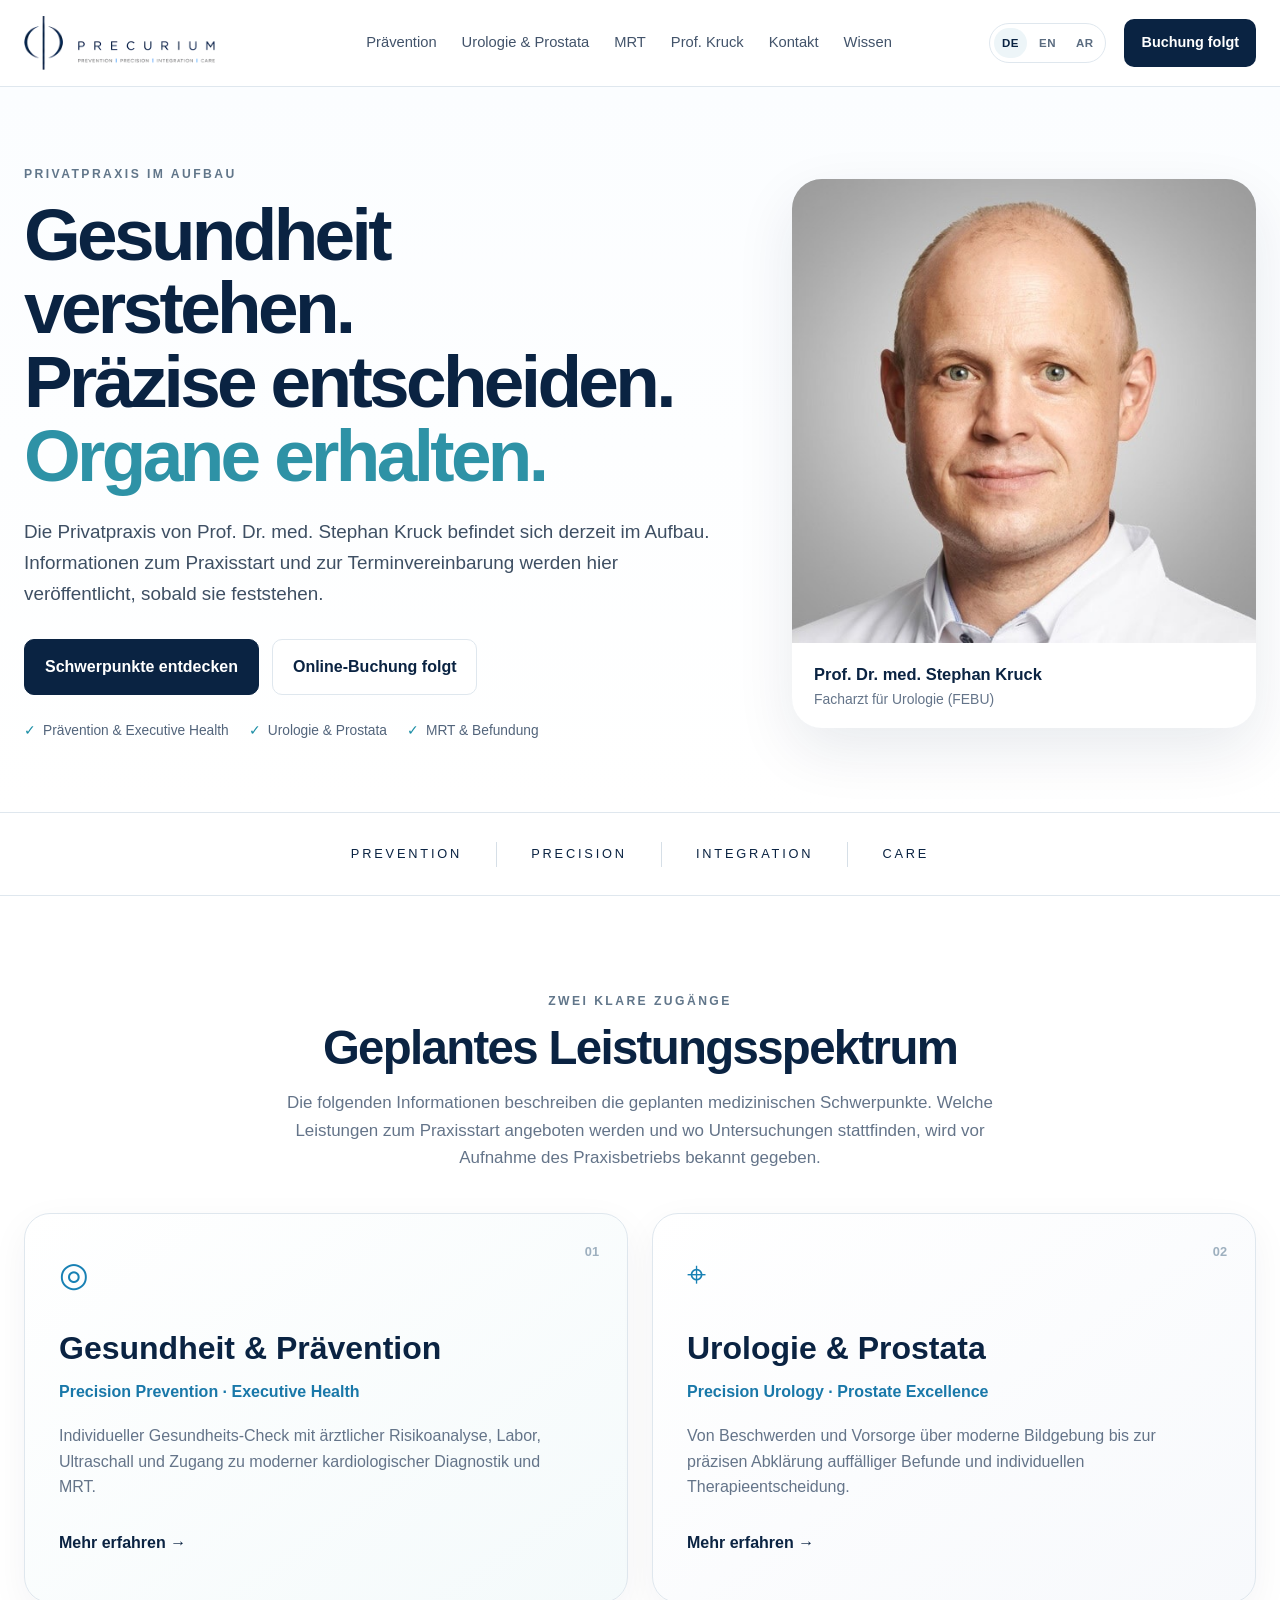
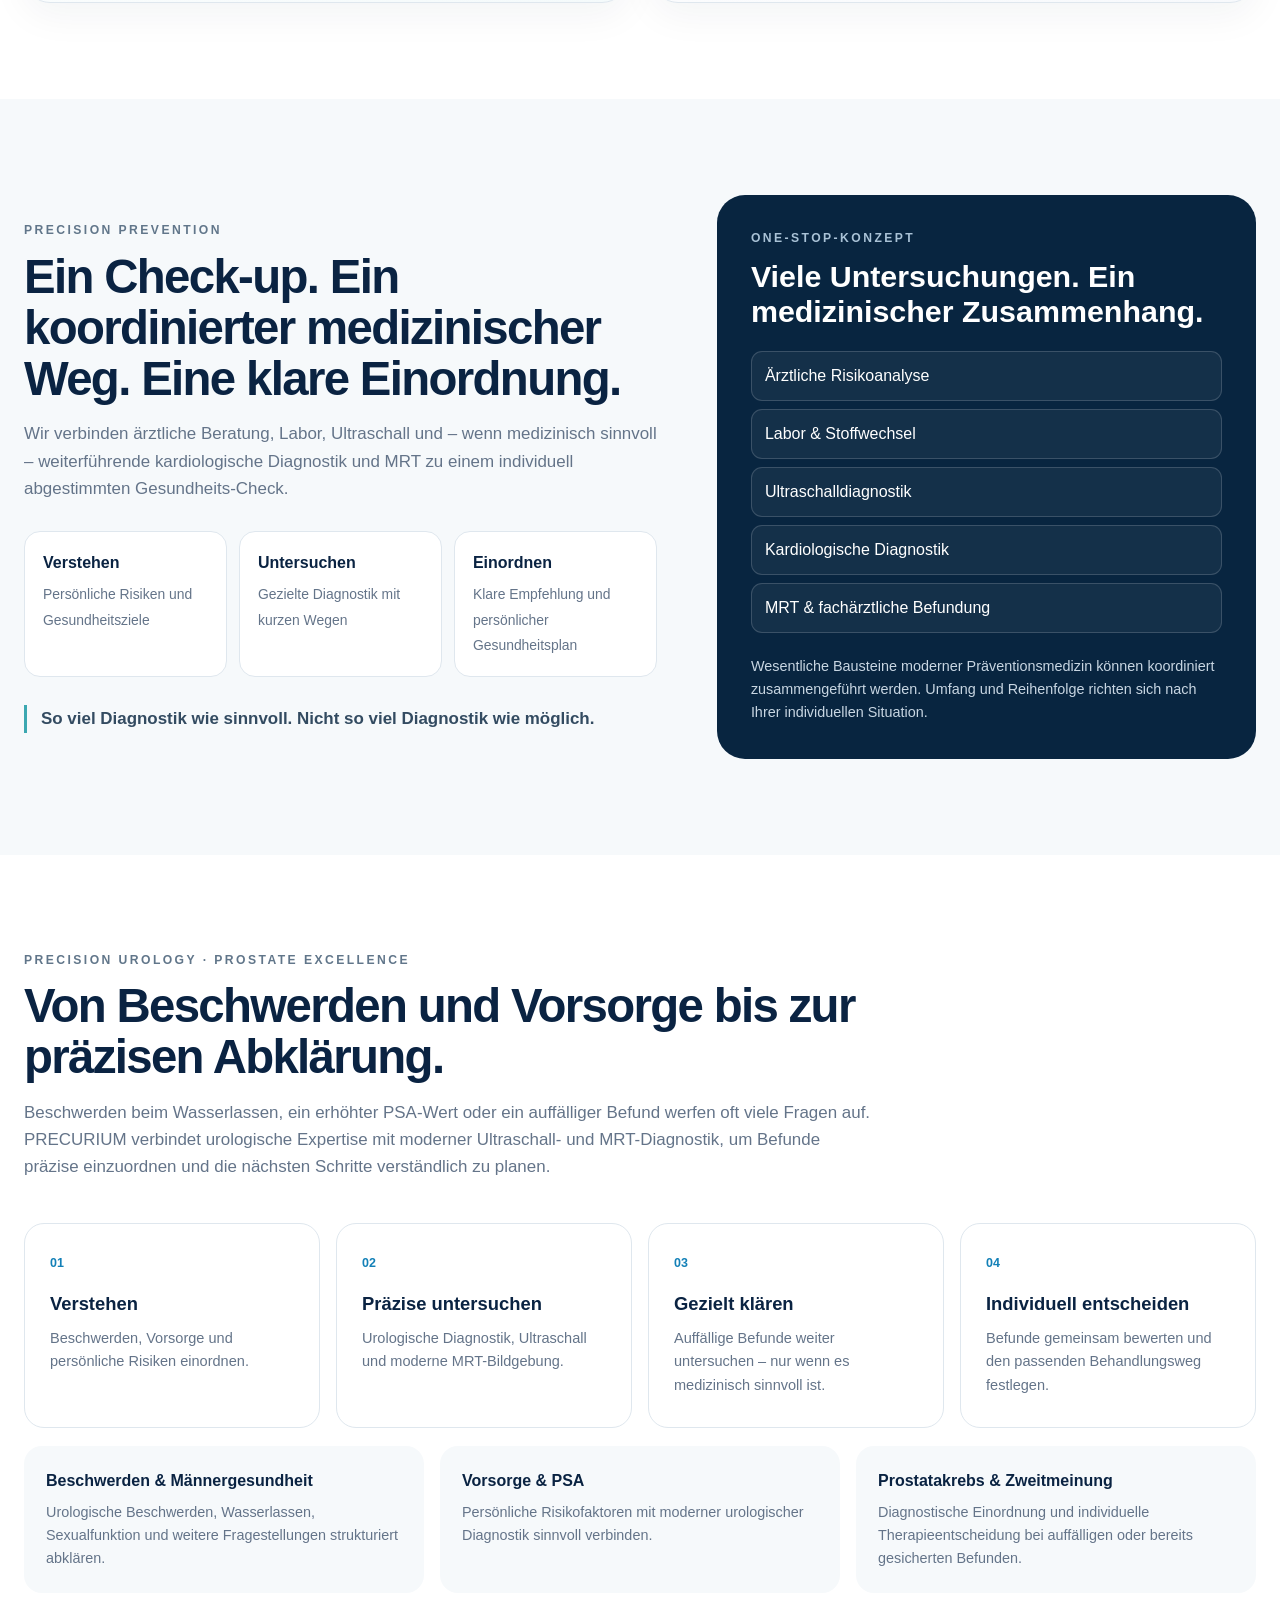
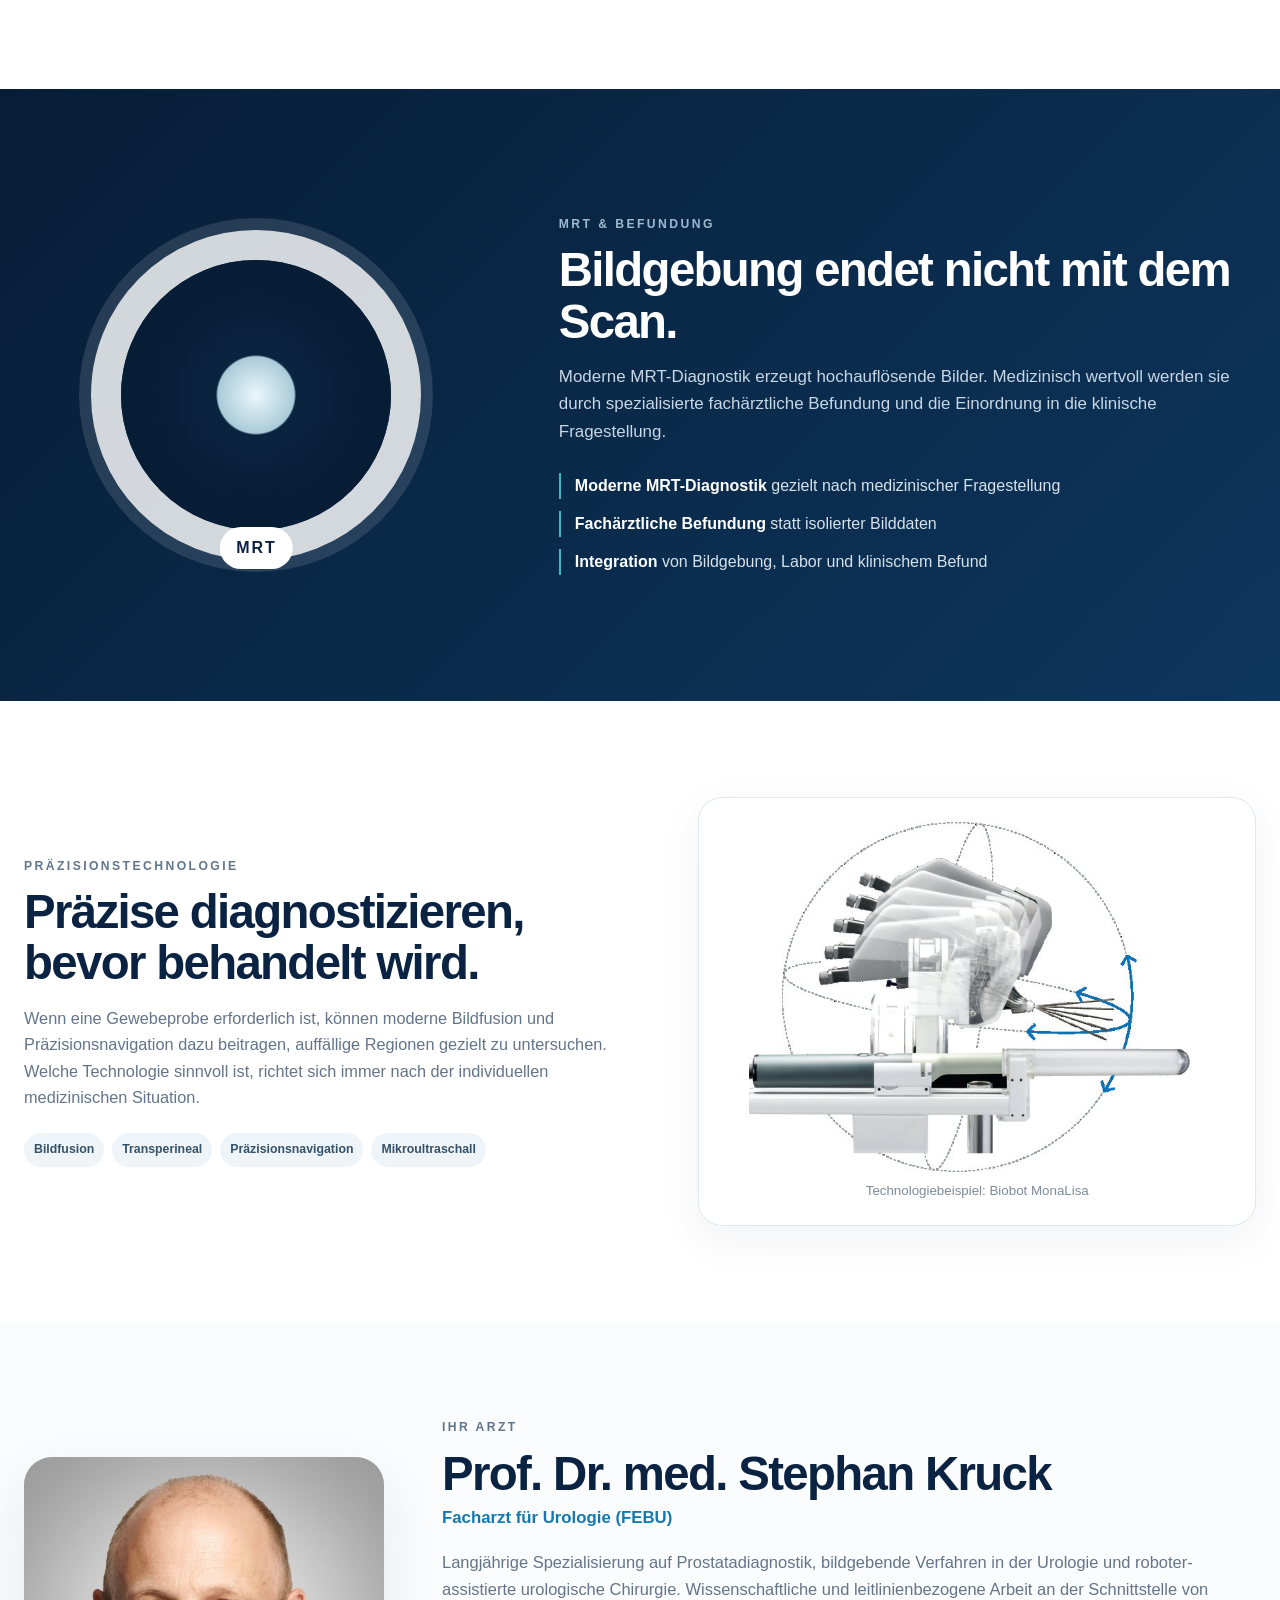
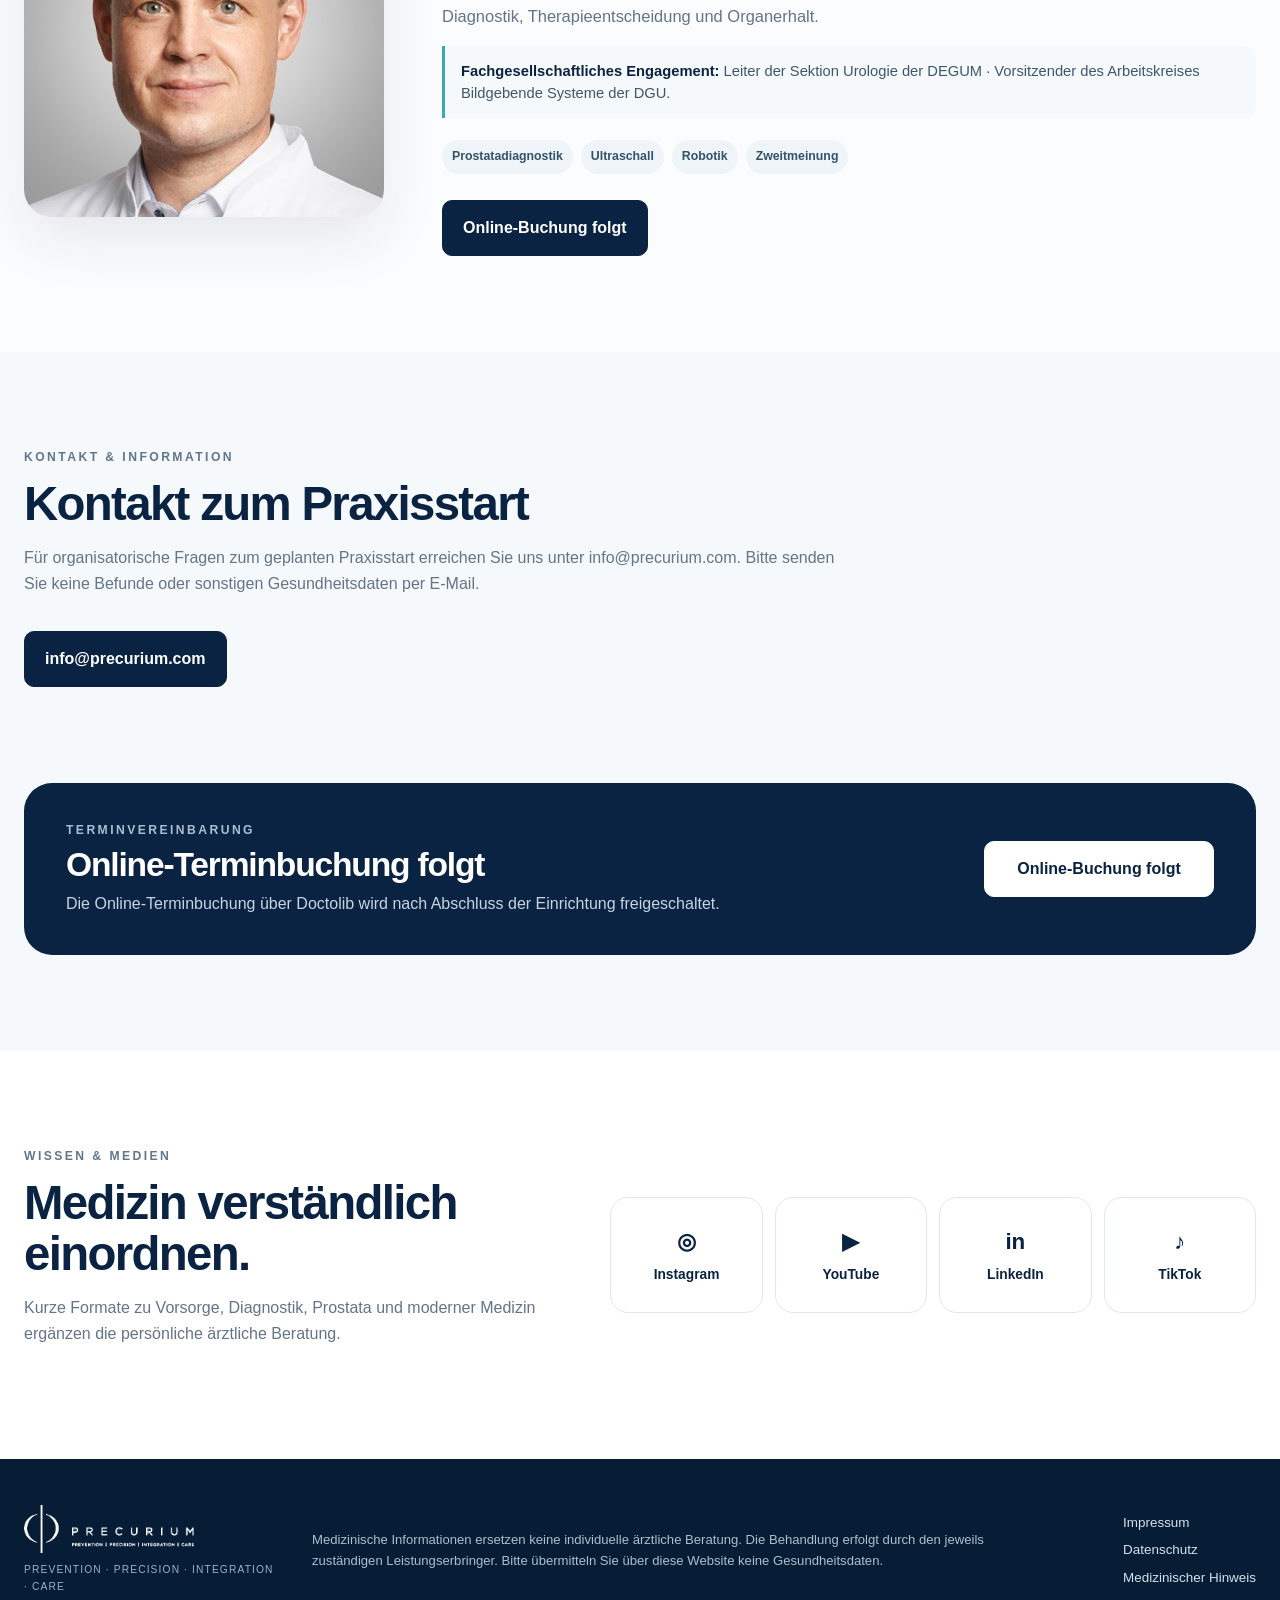
<file: index.html>
<!doctype html><html lang="de"><head><meta charset="utf-8"><meta name="viewport" content="width=device-width, initial-scale=1"><title>PRECURIUM | Präzisionsmedizin, Prävention, Urologie &amp; MRT</title><meta name="description" content="Die Privatpraxis von Prof. Dr. med. Stephan Kruck befindet sich derzeit im Aufbau. Informationen zum Praxisstart und zur Terminvereinbarung werden hier veröffentlicht, sobald sie feststehen."><meta name="robots" content="index,follow,max-image-preview:large"><link rel="canonical" href="https://precurium.com/"><link rel="alternate" hreflang="de" href="https://precurium.com/"><link rel="alternate" hreflang="en" href="https://precurium.com/en/"><link rel="alternate" hreflang="ar" href="https://precurium.com/ar/"><link rel="alternate" hreflang="x-default" href="https://precurium.com/"><meta property="og:title" content="PRECURIUM | Präzisionsmedizin, Prävention, Urologie &amp; MRT"><meta property="og:description" content="Die Privatpraxis von Prof. Dr. med. Stephan Kruck befindet sich derzeit im Aufbau. Informationen zum Praxisstart und zur Terminvereinbarung werden hier veröffentlicht, sobald sie feststehen."><meta property="og:type" content="website"><meta property="og:url" content="https://precurium.com/"><meta name="theme-color" content="#0A2342"><link rel="stylesheet" href="assets/site.css"><script src="assets/config.js" defer></script><script src="assets/site.js" defer></script></head>
<body><a class="skip" href="#main">Zum Inhalt</a><header class="site-header"><div class="wrap nav"><a class="logo" href="#top" aria-label="PRECURIUM Startseite"><img src="assets/precurium-logo.png" alt="PRECURIUM"></a><nav aria-label="Hauptnavigation"><a href="#praevention">Prävention</a><a href="#urologie">Urologie & Prostata</a><a href="#mrt">MRT</a><a href="#arzt">Prof. Kruck</a><a href="#kontakt">Kontakt</a><a href="#wissen">Wissen</a></nav><div class="lang-switch" aria-label="Sprache"><a class="active" href="./" lang="de">DE</a><a href="en/" lang="en">EN</a><a href="ar/" lang="ar">AR</a></div><a class="nav-cta" href="#termin">Buchung folgt</a></div></header>
<main id="main"><section class="hero" id="top"><div class="wrap hero-grid"><div class="hero-copy"><div class="eyebrow">Privatpraxis im Aufbau</div><h1>Gesundheit verstehen.<br>Präzise entscheiden.<br><span>Organe erhalten.</span></h1><p class="lead">Die Privatpraxis von Prof. Dr. med. Stephan Kruck befindet sich derzeit im Aufbau. Informationen zum Praxisstart und zur Terminvereinbarung werden hier veröffentlicht, sobald sie feststehen.</p><div class="hero-actions"><a class="btn primary" href="#welten">Schwerpunkte entdecken</a><span class="btn secondary">Online-Buchung folgt</span></div><div class="hero-points"><span>Prävention & Executive Health</span><span>Urologie & Prostata</span><span>MRT & Befundung</span></div></div><div class="hero-visual"><div class="portrait-card"><img src="assets/stephan-kruck.jpg" alt="Prof. Dr. med. Stephan Kruck"><div class="portrait-caption"><strong>Prof. Dr. med. Stephan Kruck</strong><span>Facharzt für Urologie (FEBU)</span></div></div></div></div></section>
<section class="brandline" aria-label="PRECURIUM Prinzipien"><div class="wrap"><span>PREVENTION</span><i></i><span>PRECISION</span><i></i><span>INTEGRATION</span><i></i><span>CARE</span></div></section>
<section class="section" id="welten"><div class="wrap"><div class="section-head center narrow"><div class="eyebrow">Zwei klare Zugänge</div><h2>Geplantes Leistungsspektrum</h2><p>Die folgenden Informationen beschreiben die geplanten medizinischen Schwerpunkte. Welche Leistungen zum Praxisstart angeboten werden und wo Untersuchungen stattfinden, wird vor Aufnahme des Praxisbetriebs bekannt gegeben.</p></div><div class="world-grid"><a class="world-card prevention" href="#praevention"><div class="world-no">01</div><div class="world-icon">◎</div><h3>Gesundheit & Prävention</h3><p>Precision Prevention · Executive Health</p><span>Individueller Gesundheits-Check mit ärztlicher Risikoanalyse, Labor, Ultraschall und Zugang zu moderner kardiologischer Diagnostik und MRT.</span><b>Mehr erfahren →</b></a><a class="world-card urology" href="#urologie"><div class="world-no">02</div><div class="world-icon">⌖</div><h3>Urologie & Prostata</h3><p>Precision Urology · Prostate Excellence</p><span>Von Beschwerden und Vorsorge über moderne Bildgebung bis zur präzisen Abklärung auffälliger Befunde und individuellen Therapieentscheidung.</span><b>Mehr erfahren →</b></a></div></div></section>
<section class="section soft" id="praevention"><div class="wrap split"><div class="copy-block"><div class="eyebrow">Precision Prevention</div><h2>Ein Check-up. Ein koordinierter medizinischer Weg. Eine klare Einordnung.</h2><p>Wir verbinden ärztliche Beratung, Labor, Ultraschall und – wenn medizinisch sinnvoll – weiterführende kardiologische Diagnostik und MRT zu einem individuell abgestimmten Gesundheits-Check.</p><div class="mini-journey"><div><b>Verstehen</b><span>Persönliche Risiken und Gesundheitsziele</span></div><div><b>Untersuchen</b><span>Gezielte Diagnostik mit kurzen Wegen</span></div><div><b>Einordnen</b><span>Klare Empfehlung und persönlicher Gesundheitsplan</span></div></div><p class="principle">So viel Diagnostik wie sinnvoll. Nicht so viel Diagnostik wie möglich.</p></div><aside class="one-stop"><div class="eyebrow">One-Stop-Konzept</div><h3>Viele Untersuchungen. Ein medizinischer Zusammenhang.</h3><div class="service-stack"><span>Ärztliche Risikoanalyse</span><span>Labor & Stoffwechsel</span><span>Ultraschalldiagnostik</span><span>Kardiologische Diagnostik</span><span>MRT & fachärztliche Befundung</span></div><p>Wesentliche Bausteine moderner Präventionsmedizin können koordiniert zusammengeführt werden. Umfang und Reihenfolge richten sich nach Ihrer individuellen Situation.</p></aside></div></section>
<section class="section" id="urologie"><div class="wrap"><div class="section-head"><div class="eyebrow">Precision Urology · Prostate Excellence</div><h2>Von Beschwerden und Vorsorge bis zur präzisen Abklärung.</h2><p>Beschwerden beim Wasserlassen, ein erhöhter PSA-Wert oder ein auffälliger Befund werfen oft viele Fragen auf. PRECURIUM verbindet urologische Expertise mit moderner Ultraschall- und MRT-Diagnostik, um Befunde präzise einzuordnen und die nächsten Schritte verständlich zu planen.</p></div><div class="urology-grid"><article><span>01</span><h3>Verstehen</h3><p>Beschwerden, Vorsorge und persönliche Risiken einordnen.</p></article><article><span>02</span><h3>Präzise untersuchen</h3><p>Urologische Diagnostik, Ultraschall und moderne MRT-Bildgebung.</p></article><article><span>03</span><h3>Gezielt klären</h3><p>Auffällige Befunde weiter untersuchen – nur wenn es medizinisch sinnvoll ist.</p></article><article><span>04</span><h3>Individuell entscheiden</h3><p>Befunde gemeinsam bewerten und den passenden Behandlungsweg festlegen.</p></article></div><div class="focus-row"><div><b>Beschwerden & Männergesundheit</b><p>Urologische Beschwerden, Wasserlassen, Sexualfunktion und weitere Fragestellungen strukturiert abklären.</p></div><div><b>Vorsorge & PSA</b><p>Persönliche Risikofaktoren mit moderner urologischer Diagnostik sinnvoll verbinden.</p></div><div><b>Prostatakrebs & Zweitmeinung</b><p>Diagnostische Einordnung und individuelle Therapieentscheidung bei auffälligen oder bereits gesicherten Befunden.</p></div></div></div></section>
<section class="section imaging" id="mrt"><div class="wrap imaging-grid"><div class="imaging-art"><div class="scanner-ring"><div class="scanner-core"></div></div><div class="scan-label">MRT</div></div><div class="copy-block light-copy"><div class="eyebrow">MRT & Befundung</div><h2>Bildgebung endet nicht mit dem Scan.</h2><p>Moderne MRT-Diagnostik erzeugt hochauflösende Bilder. Medizinisch wertvoll werden sie durch spezialisierte fachärztliche Befundung und die Einordnung in die klinische Fragestellung.</p><div class="imaging-points"><span><b>Moderne MRT-Diagnostik</b> gezielt nach medizinischer Fragestellung</span><span><b>Fachärztliche Befundung</b> statt isolierter Bilddaten</span><span><b>Integration</b> von Bildgebung, Labor und klinischem Befund</span></div></div></div></section>
<section class="section tech"><div class="wrap tech-grid"><div class="tech-copy"><div class="eyebrow">Präzisionstechnologie</div><h2>Präzise diagnostizieren, bevor behandelt wird.</h2><p>Wenn eine Gewebeprobe erforderlich ist, können moderne Bildfusion und Präzisionsnavigation dazu beitragen, auffällige Regionen gezielt zu untersuchen. Welche Technologie sinnvoll ist, richtet sich immer nach der individuellen medizinischen Situation.</p><div class="chips"><span>Bildfusion</span><span>Transperineal</span><span>Präzisionsnavigation</span><span>Mikroultraschall</span></div></div><div class="biobot-card"><img src="assets/biobot-monalisa.png" alt="Biobot MonaLisa Präzisionsnavigation"><small>Technologiebeispiel: Biobot MonaLisa</small></div></div></section>
<section class="section doctor-section" id="arzt"><div class="wrap doctor-grid"><div class="doctor-photo"><img src="assets/stephan-kruck.jpg" alt="Prof. Dr. med. Stephan Kruck"></div><div class="doctor-copy"><div class="eyebrow">Ihr Arzt</div><h2>Prof. Dr. med. Stephan Kruck</h2><h3>Facharzt für Urologie (FEBU)</h3><p>Langjährige Spezialisierung auf Prostatadiagnostik, bildgebende Verfahren in der Urologie und roboter-assistierte urologische Chirurgie. Wissenschaftliche und leitlinienbezogene Arbeit an der Schnittstelle von Diagnostik, Therapieentscheidung und Organerhalt.</p><p class="society-role"><strong>Fachgesellschaftliches Engagement:</strong> Leiter der Sektion Urologie der DEGUM · Vorsitzender des Arbeitskreises Bildgebende Systeme der DGU.</p><div class="doctor-tags"><span>Prostatadiagnostik</span><span>Ultraschall</span><span>Robotik</span><span>Zweitmeinung</span></div><span class="btn primary">Online-Buchung folgt</span></div></div></section>
<section class="section soft" id="kontakt"><div class="wrap"><div class="locations-intro"><div class="eyebrow">Kontakt & Information</div><h2>Kontakt zum Praxisstart</h2><p>Für organisatorische Fragen zum geplanten Praxisstart erreichen Sie uns unter info@precurium.com. Bitte senden Sie keine Befunde oder sonstigen Gesundheitsdaten per E-Mail.</p></div><a class="btn primary" href="mailto:info@precurium.com">info@precurium.com</a></div></section>
<section class="section booking" id="termin"><div class="wrap booking-box"><div><div class="eyebrow">Terminvereinbarung</div><h2>Online-Terminbuchung folgt</h2><p>Die Online-Terminbuchung über Doctolib wird nach Abschluss der Einrichtung freigeschaltet.</p></div><span class="btn booking-btn">Online-Buchung folgt</span></div></section>
<section class="section knowledge" id="wissen"><div class="wrap knowledge-grid"><div><div class="eyebrow">Wissen & Medien</div><h2>Medizin verständlich einordnen.</h2><p>Kurze Formate zu Vorsorge, Diagnostik, Prostata und moderner Medizin ergänzen die persönliche ärztliche Beratung.</p></div><div class="social-grid" aria-label="Social Media"><a data-social="instagram" href="#"><span class="social-mark">◎</span><b>Instagram</b></a><a data-social="youtube" href="#"><span class="social-mark">▶</span><b>YouTube</b></a><a data-social="linkedin" href="#"><span class="social-mark">in</span><b>LinkedIn</b></a><a data-social="tiktok" href="#"><span class="social-mark">♪</span><b>TikTok</b></a></div></div></section></main>
<footer><div class="wrap footer-grid"><div class="footer-brand"><img src="assets/precurium-logo.png" alt="PRECURIUM"><p>PREVENTION · PRECISION · INTEGRATION · CARE</p></div><div class="footer-note">Medizinische Informationen ersetzen keine individuelle ärztliche Beratung. Die Behandlung erfolgt durch den jeweils zuständigen Leistungserbringer. Bitte übermitteln Sie über diese Website keine Gesundheitsdaten.</div><nav aria-label="Rechtliches"><a href="impressum.html">Impressum</a><a href="datenschutz.html">Datenschutz</a><a href="medizinischer-hinweis.html">Medizinischer Hinweis</a></nav></div></footer></body></html>
</file>
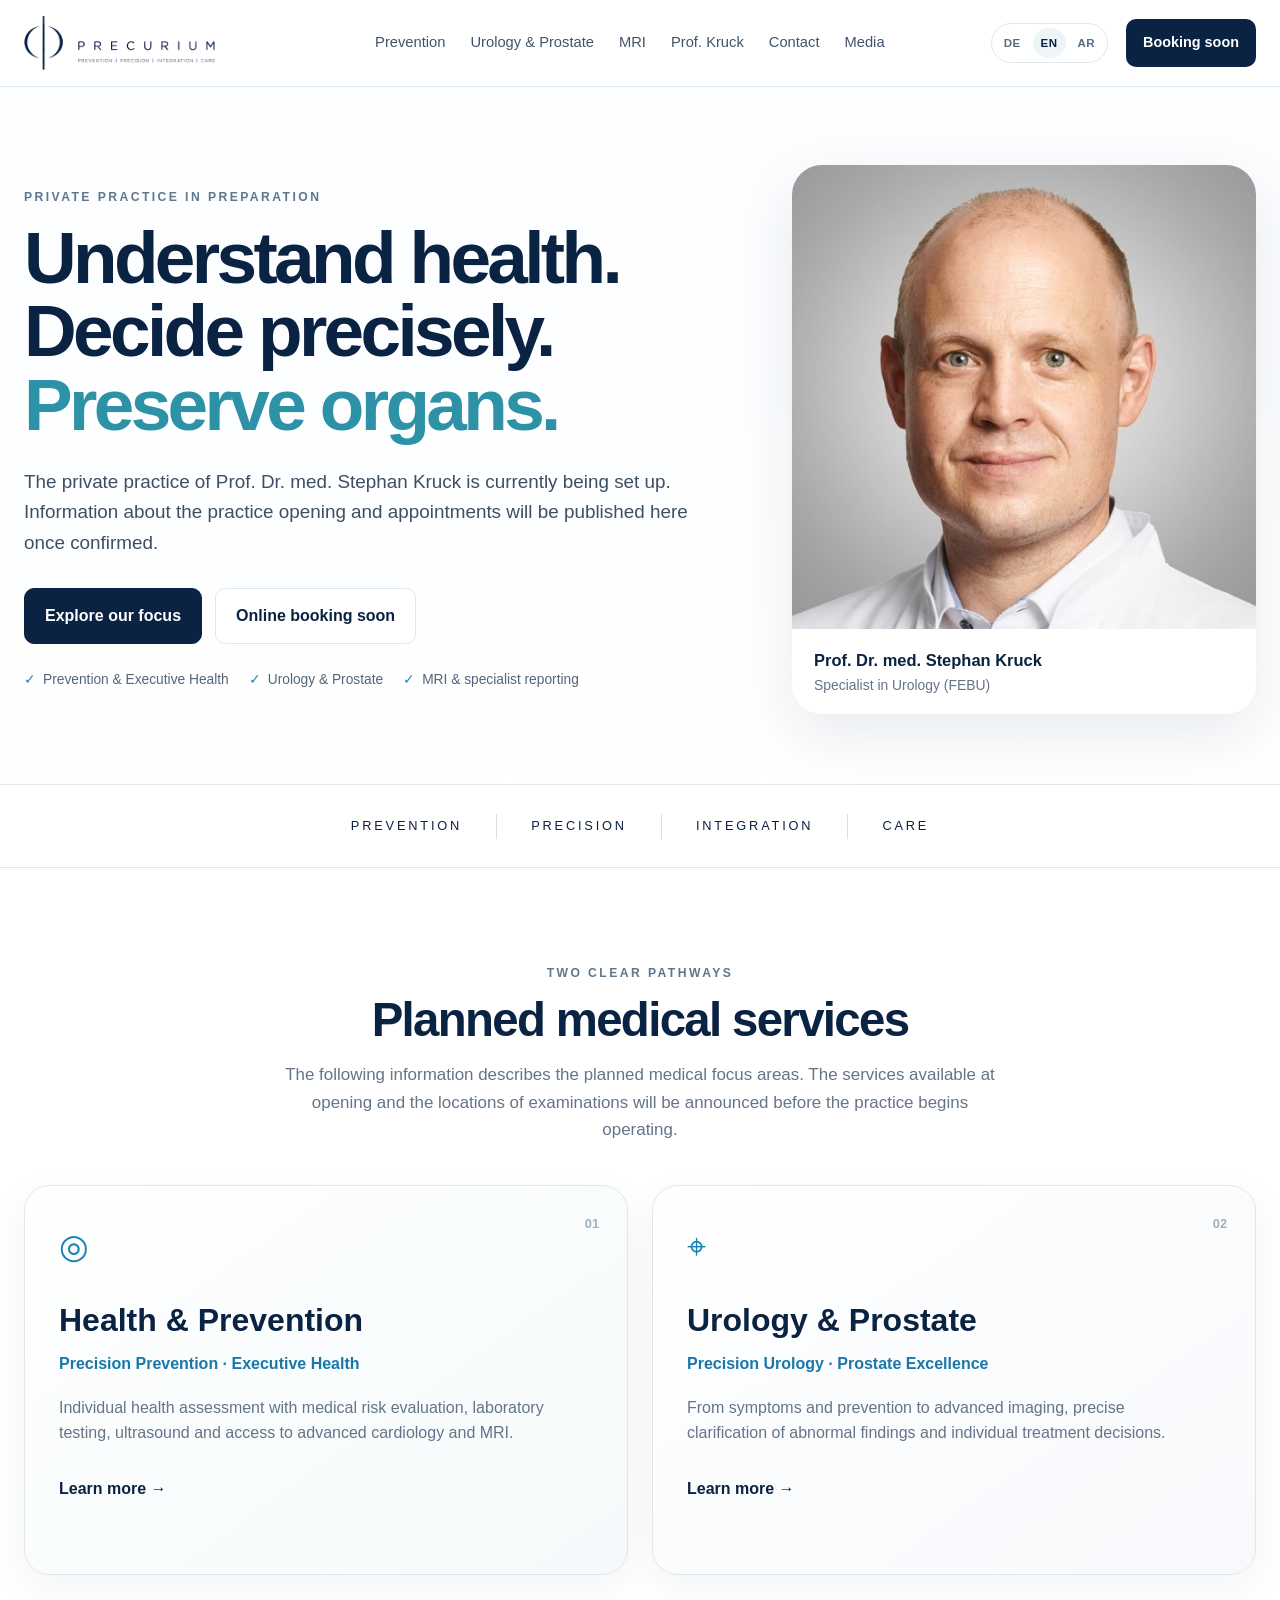
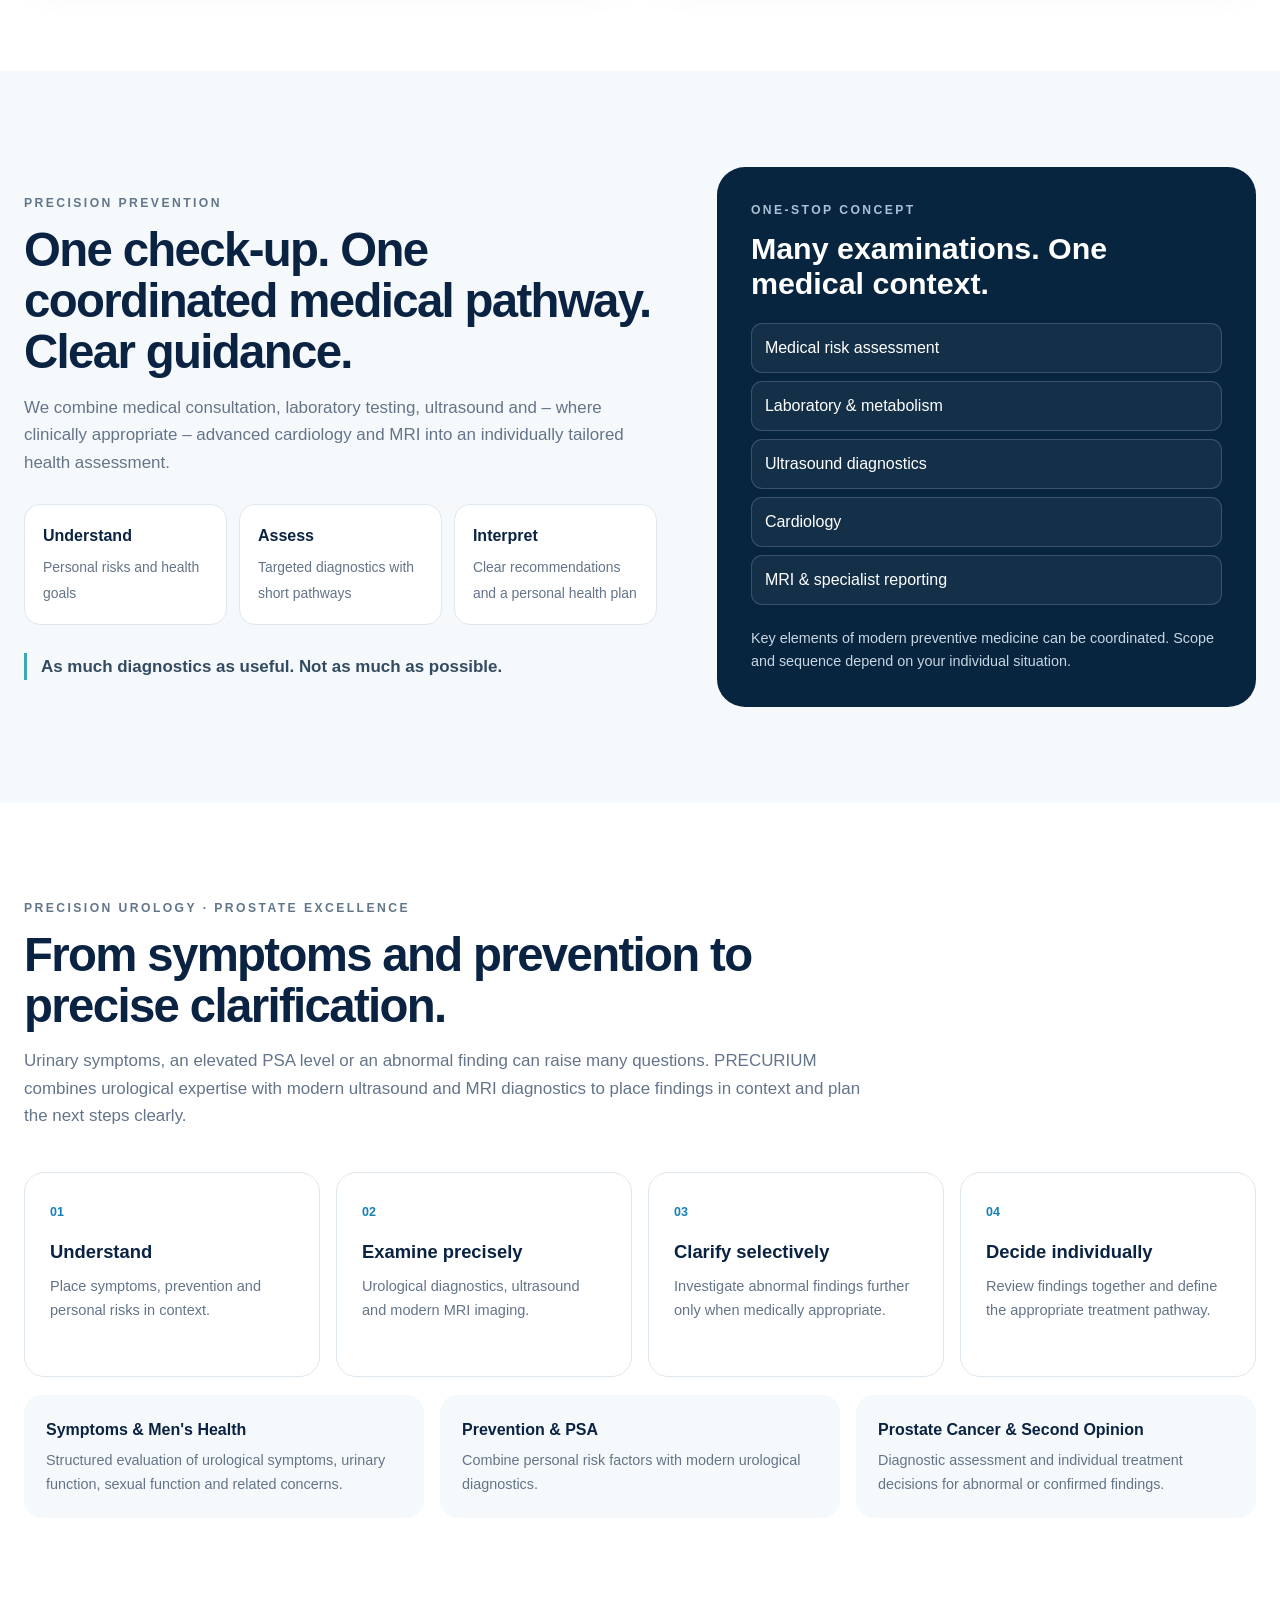
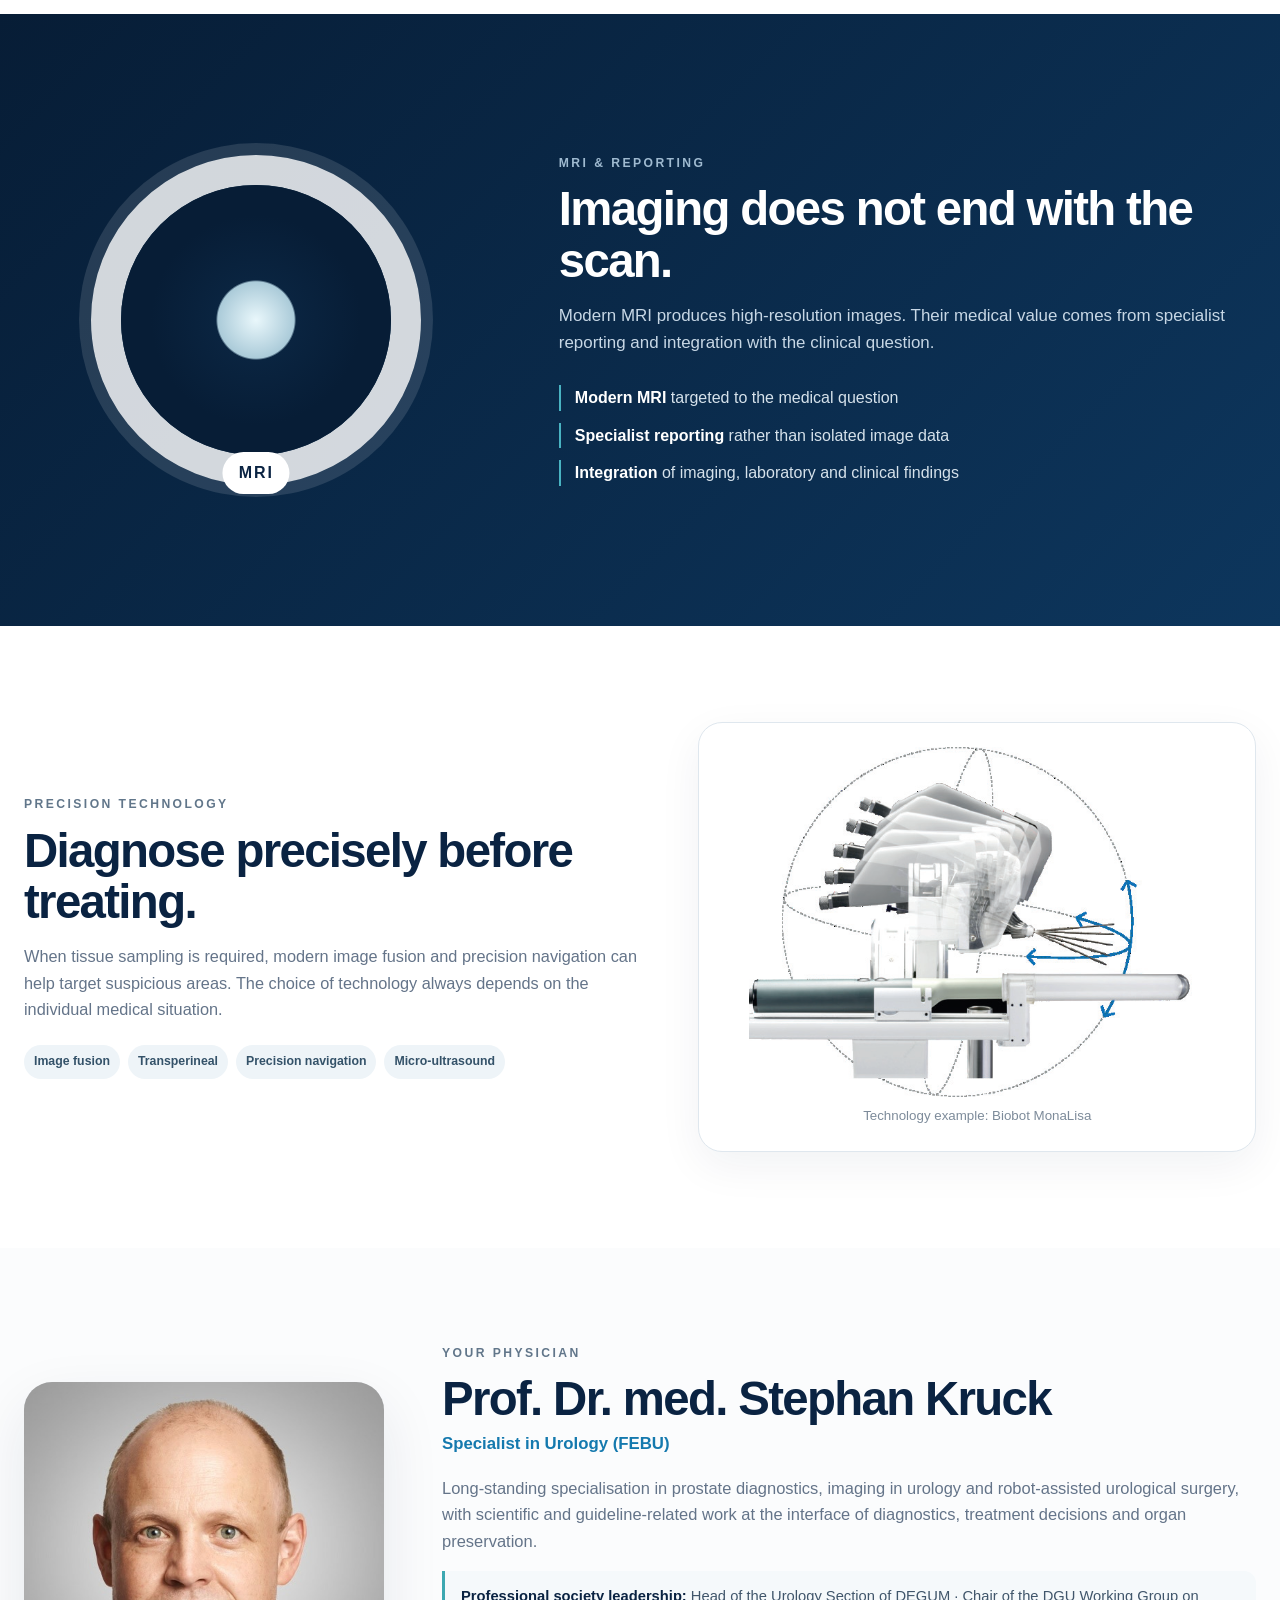
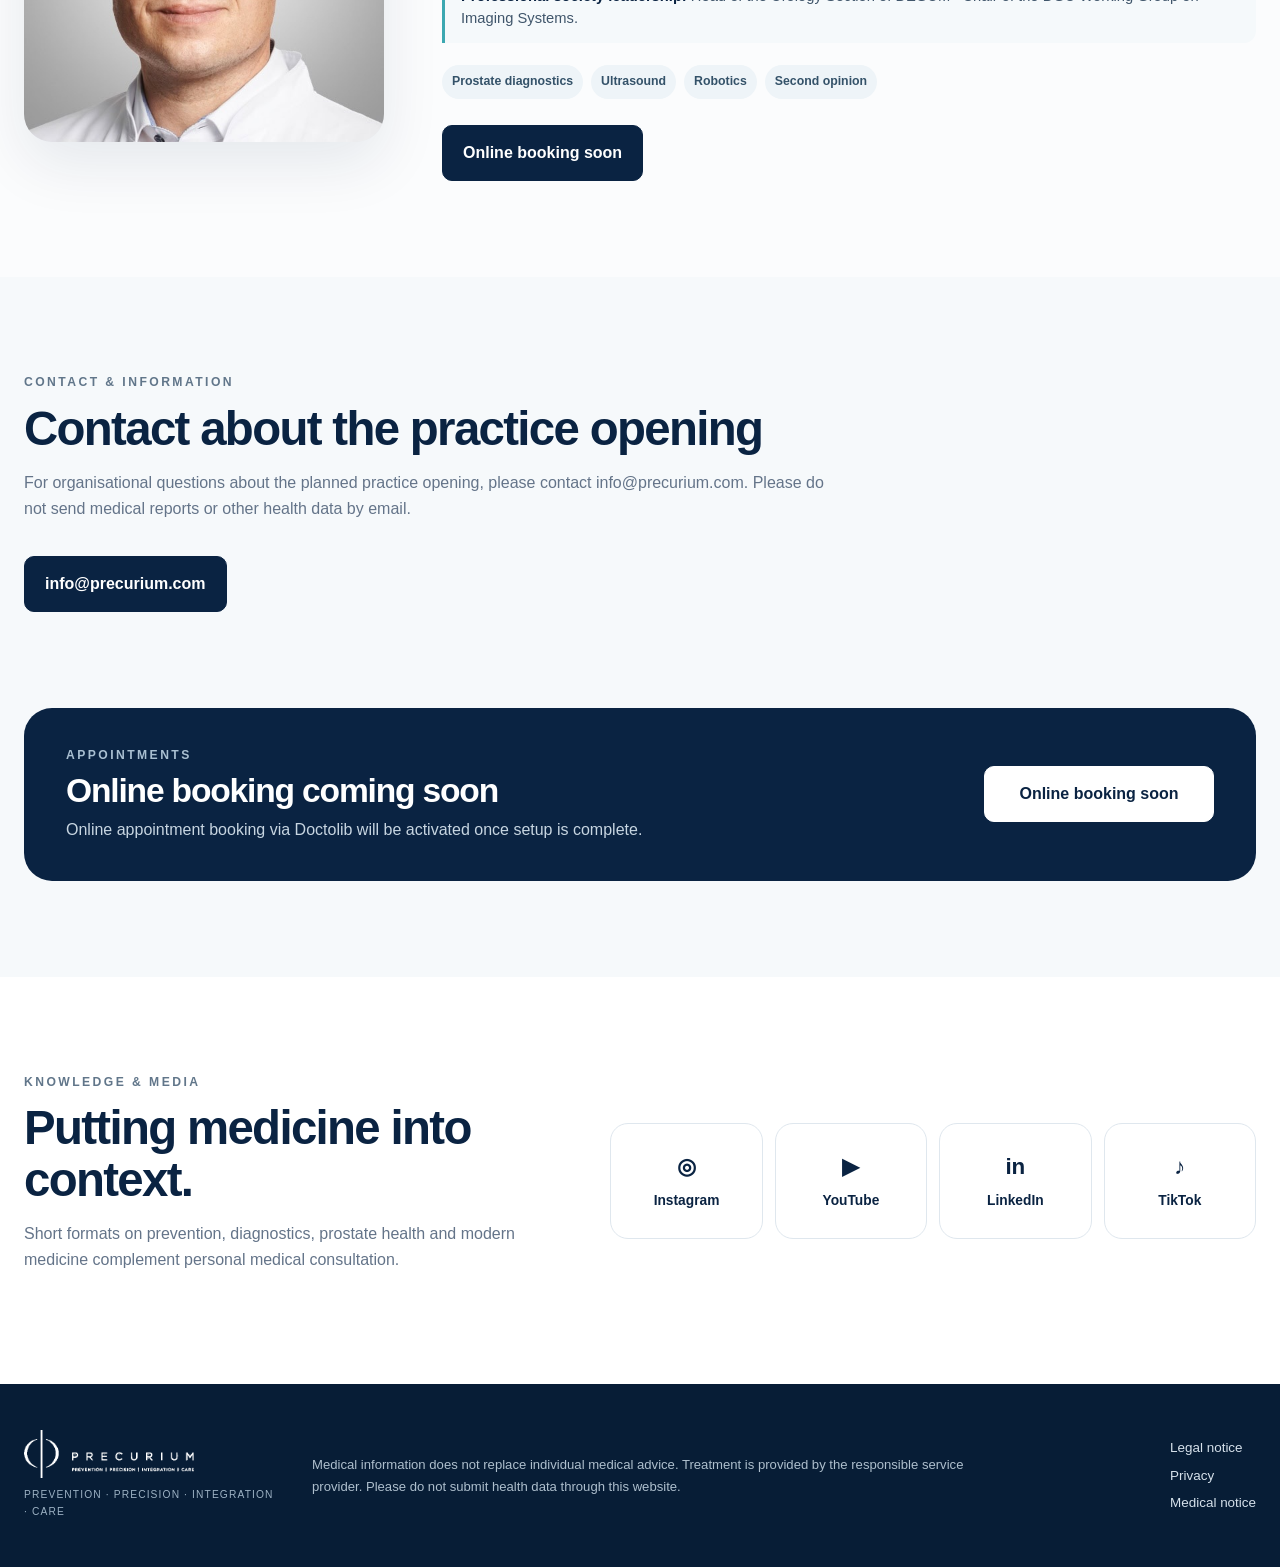
<file: en/index.html>
<!doctype html><html lang="en"><head><meta charset="utf-8"><meta name="viewport" content="width=device-width, initial-scale=1"><title>PRECURIUM | Precision Medicine, Prevention, Urology &amp; MRI</title><meta name="description" content="The private practice of Prof. Dr. med. Stephan Kruck is currently being set up. Information about the practice opening and appointments will be published here once confirmed."><meta name="robots" content="index,follow,max-image-preview:large"><link rel="canonical" href="https://precurium.com/en/"><link rel="alternate" hreflang="de" href="https://precurium.com/"><link rel="alternate" hreflang="en" href="https://precurium.com/en/"><link rel="alternate" hreflang="ar" href="https://precurium.com/ar/"><link rel="alternate" hreflang="x-default" href="https://precurium.com/"><meta property="og:title" content="PRECURIUM | Precision Medicine, Prevention, Urology &amp; MRI"><meta property="og:description" content="The private practice of Prof. Dr. med. Stephan Kruck is currently being set up. Information about the practice opening and appointments will be published here once confirmed."><meta property="og:type" content="website"><meta property="og:url" content="https://precurium.com/en/"><meta name="theme-color" content="#0A2342"><link rel="stylesheet" href="../assets/site.css"><script src="../assets/config.js" defer></script><script src="../assets/site.js" defer></script></head><body><a class="skip" href="#main">Skip to content</a><header class="site-header"><div class="wrap nav"><a class="logo" href="#top"><img src="../assets/precurium-logo.png" alt="PRECURIUM"></a><nav aria-label="Main navigation"><a href="#prevention">Prevention</a><a href="#urology">Urology & Prostate</a><a href="#mri">MRI</a><a href="#doctor">Prof. Kruck</a><a href="#contact">Contact</a><a href="#media">Media</a></nav><div class="lang-switch"><a href="../">DE</a><a class="active" href="./">EN</a><a href="../ar/">AR</a></div><a class="nav-cta" href="#booking">Booking soon</a></div></header><main id="main"><section class="hero" id="top"><div class="wrap hero-grid"><div class="hero-copy"><div class="eyebrow">Private practice in preparation</div><h1>Understand health.<br>Decide precisely.<br><span>Preserve organs.</span></h1><p class="lead">The private practice of Prof. Dr. med. Stephan Kruck is currently being set up. Information about the practice opening and appointments will be published here once confirmed.</p><div class="hero-actions"><a class="btn primary" href="#worlds">Explore our focus</a><span class="btn secondary">Online booking soon</span></div><div class="hero-points"><span>Prevention & Executive Health</span><span>Urology & Prostate</span><span>MRI & specialist reporting</span></div></div><div class="hero-visual"><div class="portrait-card"><img src="../assets/stephan-kruck.jpg" alt="Prof. Dr. med. Stephan Kruck"><div class="portrait-caption"><strong>Prof. Dr. med. Stephan Kruck</strong><span>Specialist in Urology (FEBU)</span></div></div></div></div></section><section class="brandline"><div class="wrap"><span>PREVENTION</span><i></i><span>PRECISION</span><i></i><span>INTEGRATION</span><i></i><span>CARE</span></div></section><section class="section" id="worlds"><div class="wrap"><div class="section-head center narrow"><div class="eyebrow">Two clear pathways</div><h2>Planned medical services</h2><p>The following information describes the planned medical focus areas. The services available at opening and the locations of examinations will be announced before the practice begins operating.</p></div><div class="world-grid"><a class="world-card prevention" href="#prevention"><div class="world-no">01</div><div class="world-icon">◎</div><h3>Health & Prevention</h3><p>Precision Prevention · Executive Health</p><span>Individual health assessment with medical risk evaluation, laboratory testing, ultrasound and access to advanced cardiology and MRI.</span><b>Learn more →</b></a><a class="world-card urology" href="#urology"><div class="world-no">02</div><div class="world-icon">⌖</div><h3>Urology & Prostate</h3><p>Precision Urology · Prostate Excellence</p><span>From symptoms and prevention to advanced imaging, precise clarification of abnormal findings and individual treatment decisions.</span><b>Learn more →</b></a></div></div></section><section class="section soft" id="prevention"><div class="wrap split"><div class="copy-block"><div class="eyebrow">Precision Prevention</div><h2>One check-up. One coordinated medical pathway. Clear guidance.</h2><p>We combine medical consultation, laboratory testing, ultrasound and – where clinically appropriate – advanced cardiology and MRI into an individually tailored health assessment.</p><div class="mini-journey"><div><b>Understand</b><span>Personal risks and health goals</span></div><div><b>Assess</b><span>Targeted diagnostics with short pathways</span></div><div><b>Interpret</b><span>Clear recommendations and a personal health plan</span></div></div><p class="principle">As much diagnostics as useful. Not as much as possible.</p></div><aside class="one-stop"><div class="eyebrow">One-stop concept</div><h3>Many examinations. One medical context.</h3><div class="service-stack"><span>Medical risk assessment</span><span>Laboratory & metabolism</span><span>Ultrasound diagnostics</span><span>Cardiology</span><span>MRI & specialist reporting</span></div><p>Key elements of modern preventive medicine can be coordinated. Scope and sequence depend on your individual situation.</p></aside></div></section><section class="section" id="urology"><div class="wrap"><div class="section-head"><div class="eyebrow">Precision Urology · Prostate Excellence</div><h2>From symptoms and prevention to precise clarification.</h2><p>Urinary symptoms, an elevated PSA level or an abnormal finding can raise many questions. PRECURIUM combines urological expertise with modern ultrasound and MRI diagnostics to place findings in context and plan the next steps clearly.</p></div><div class="urology-grid"><article><span>01</span><h3>Understand</h3><p>Place symptoms, prevention and personal risks in context.</p></article><article><span>02</span><h3>Examine precisely</h3><p>Urological diagnostics, ultrasound and modern MRI imaging.</p></article><article><span>03</span><h3>Clarify selectively</h3><p>Investigate abnormal findings further only when medically appropriate.</p></article><article><span>04</span><h3>Decide individually</h3><p>Review findings together and define the appropriate treatment pathway.</p></article></div><div class="focus-row"><div><b>Symptoms & Men's Health</b><p>Structured evaluation of urological symptoms, urinary function, sexual function and related concerns.</p></div><div><b>Prevention & PSA</b><p>Combine personal risk factors with modern urological diagnostics.</p></div><div><b>Prostate Cancer & Second Opinion</b><p>Diagnostic assessment and individual treatment decisions for abnormal or confirmed findings.</p></div></div></div></section><section class="section imaging" id="mri"><div class="wrap imaging-grid"><div class="imaging-art"><div class="scanner-ring"><div class="scanner-core"></div></div><div class="scan-label">MRI</div></div><div class="copy-block light-copy"><div class="eyebrow">MRI & Reporting</div><h2>Imaging does not end with the scan.</h2><p>Modern MRI produces high-resolution images. Their medical value comes from specialist reporting and integration with the clinical question.</p><div class="imaging-points"><span><b>Modern MRI</b> targeted to the medical question</span><span><b>Specialist reporting</b> rather than isolated image data</span><span><b>Integration</b> of imaging, laboratory and clinical findings</span></div></div></div></section><section class="section tech"><div class="wrap tech-grid"><div class="tech-copy"><div class="eyebrow">Precision Technology</div><h2>Diagnose precisely before treating.</h2><p>When tissue sampling is required, modern image fusion and precision navigation can help target suspicious areas. The choice of technology always depends on the individual medical situation.</p><div class="chips"><span>Image fusion</span><span>Transperineal</span><span>Precision navigation</span><span>Micro-ultrasound</span></div></div><div class="biobot-card"><img src="../assets/biobot-monalisa.png" alt="Biobot MonaLisa"><small>Technology example: Biobot MonaLisa</small></div></div></section><section class="section doctor-section" id="doctor"><div class="wrap doctor-grid"><div class="doctor-photo"><img src="../assets/stephan-kruck.jpg" alt="Prof. Dr. med. Stephan Kruck"></div><div class="doctor-copy"><div class="eyebrow">Your physician</div><h2>Prof. Dr. med. Stephan Kruck</h2><h3>Specialist in Urology (FEBU)</h3><p>Long-standing specialisation in prostate diagnostics, imaging in urology and robot-assisted urological surgery, with scientific and guideline-related work at the interface of diagnostics, treatment decisions and organ preservation.</p><p class="society-role"><strong>Professional society leadership:</strong> Head of the Urology Section of DEGUM · Chair of the DGU Working Group on Imaging Systems.</p><div class="doctor-tags"><span>Prostate diagnostics</span><span>Ultrasound</span><span>Robotics</span><span>Second opinion</span></div><span class="btn primary">Online booking soon</span></div></div></section><section class="section soft" id="contact"><div class="wrap"><div class="locations-intro"><div class="eyebrow">Contact & Information</div><h2>Contact about the practice opening</h2><p>For organisational questions about the planned practice opening, please contact info@precurium.com. Please do not send medical reports or other health data by email.</p></div><a class="btn primary" href="mailto:info@precurium.com">info@precurium.com</a></div></section><section class="section booking" id="booking"><div class="wrap booking-box"><div><div class="eyebrow">Appointments</div><h2>Online booking coming soon</h2><p>Online appointment booking via Doctolib will be activated once setup is complete.</p></div><span class="btn booking-btn">Online booking soon</span></div></section><section class="section knowledge" id="media"><div class="wrap knowledge-grid"><div><div class="eyebrow">Knowledge & Media</div><h2>Putting medicine into context.</h2><p>Short formats on prevention, diagnostics, prostate health and modern medicine complement personal medical consultation.</p></div><div class="social-grid"><a data-social="instagram" href="#"><span class="social-mark">◎</span><b>Instagram</b></a><a data-social="youtube" href="#"><span class="social-mark">▶</span><b>YouTube</b></a><a data-social="linkedin" href="#"><span class="social-mark">in</span><b>LinkedIn</b></a><a data-social="tiktok" href="#"><span class="social-mark">♪</span><b>TikTok</b></a></div></div></section></main><footer><div class="wrap footer-grid"><div class="footer-brand"><img src="../assets/precurium-logo.png" alt="PRECURIUM"><p>PREVENTION · PRECISION · INTEGRATION · CARE</p></div><div class="footer-note">Medical information does not replace individual medical advice. Treatment is provided by the responsible service provider. Please do not submit health data through this website.</div><nav><a href="imprint.html">Legal notice</a><a href="privacy.html">Privacy</a><a href="medical-notice.html">Medical notice</a></nav></div></footer></body></html>
</file>
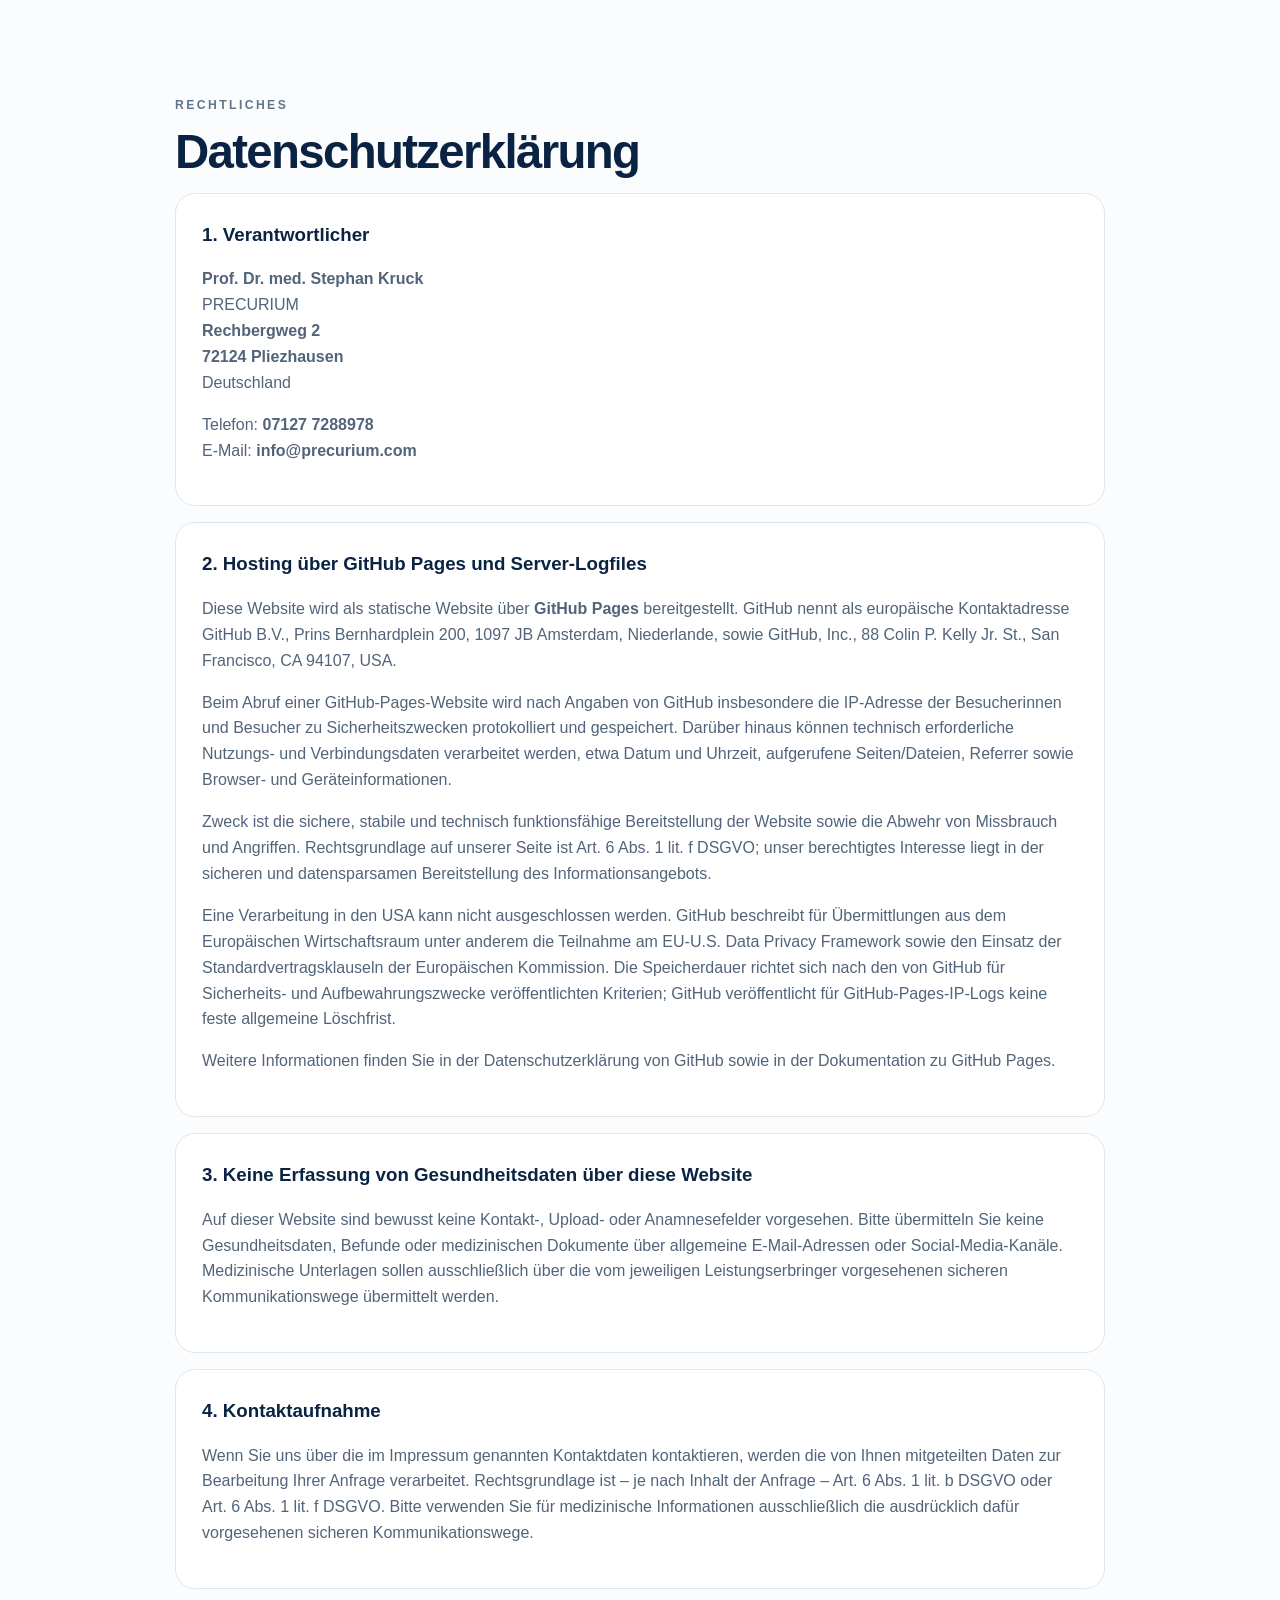
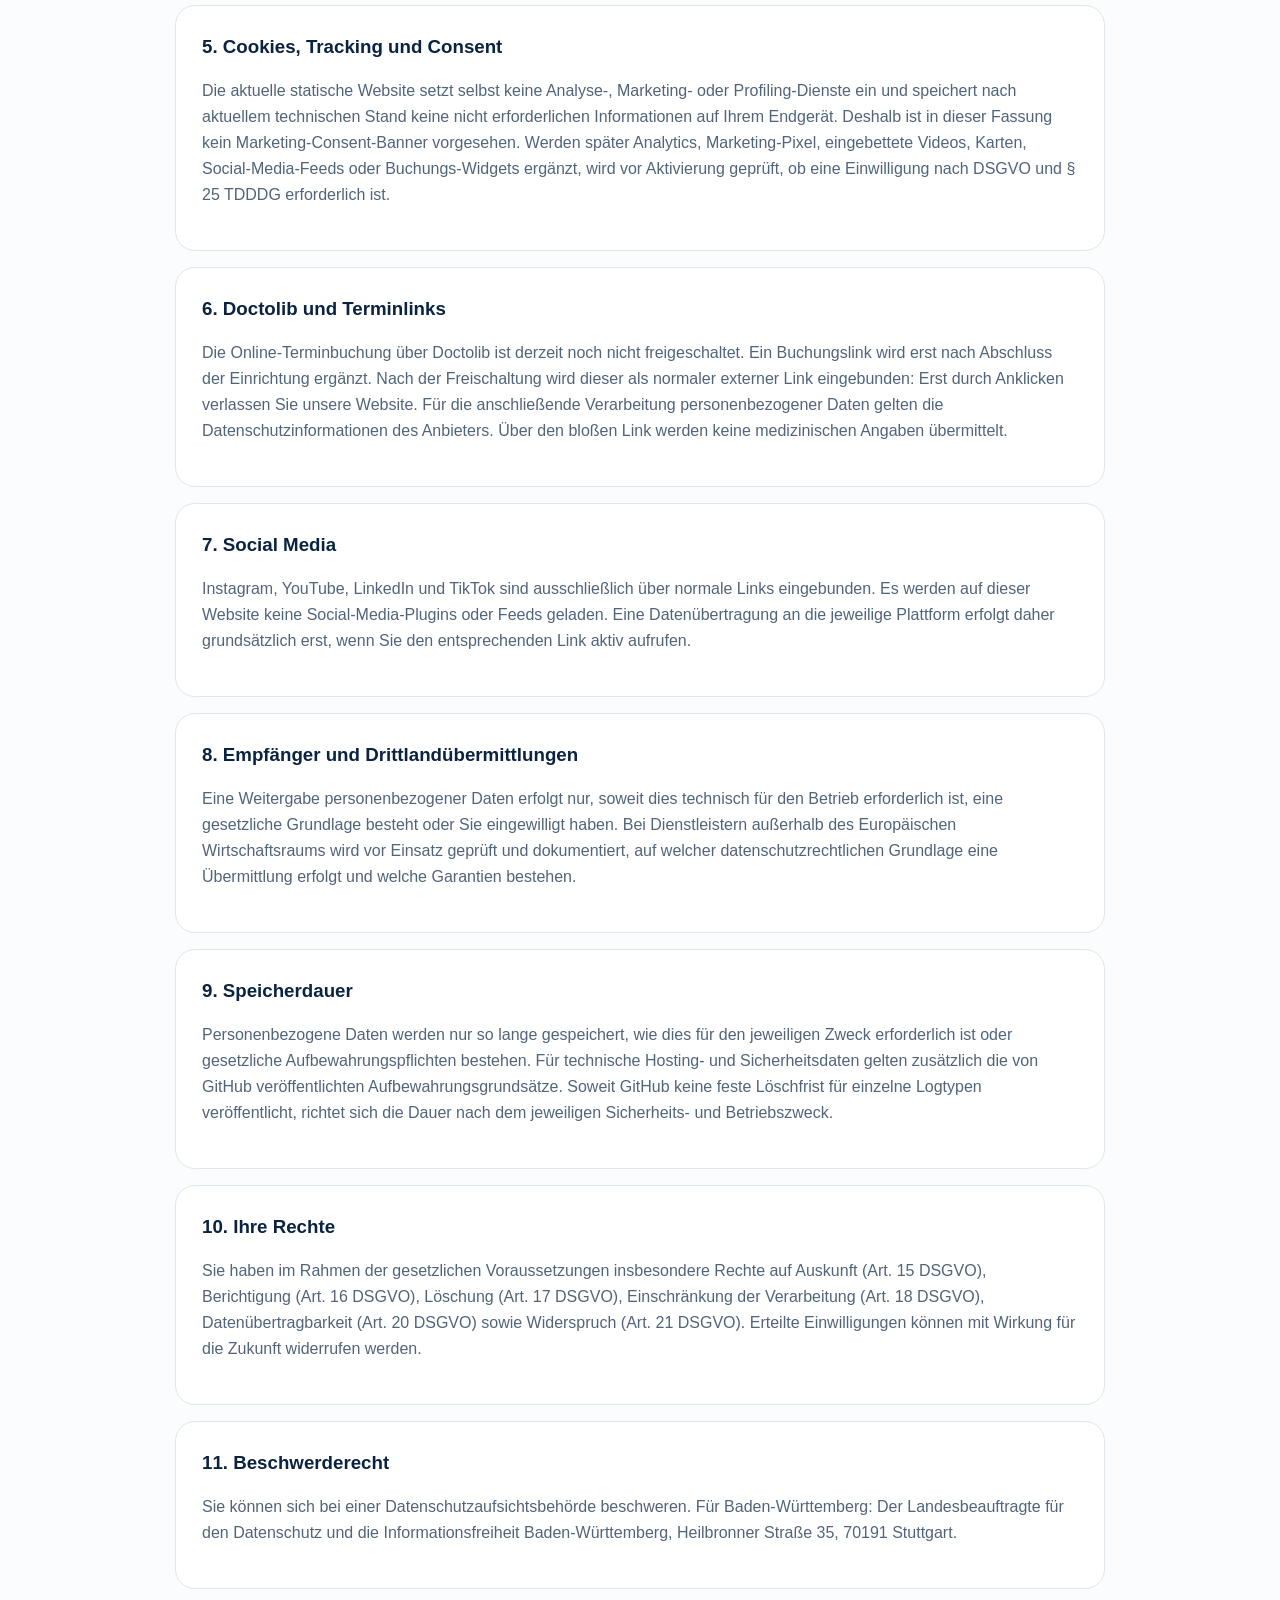
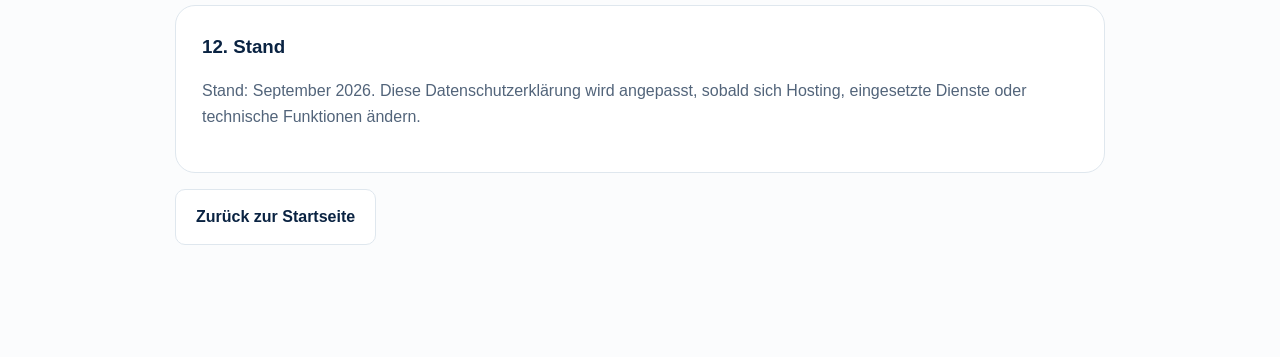
<file: datenschutz.html>
<!doctype html><html lang="de"><head><meta charset="utf-8"><meta name="viewport" content="width=device-width,initial-scale=1"><meta name="robots" content="noindex,follow"><title>Datenschutz | PRECURIUM</title><link rel="stylesheet" href="assets/site.css"></head><body class="legal-page"><main class="section"><div class="wrap legal-wrap"><div class="eyebrow">Rechtliches</div><h2>Datenschutzerklärung</h2>
<div class="legal-card"><h3>1. Verantwortlicher</h3><p><strong>Prof. Dr. med. Stephan Kruck</strong><br>PRECURIUM<br><strong>Rechbergweg 2<br>72124 Pliezhausen</strong><br>Deutschland</p><p>Telefon: <strong>07127 7288978</strong><br>E-Mail: <strong><a href="mailto:info@precurium.com">info@precurium.com</a></strong></p></div>
<div class="legal-card"><h3>2. Hosting über GitHub Pages und Server-Logfiles</h3><p>Diese Website wird als statische Website über <strong>GitHub Pages</strong> bereitgestellt. GitHub nennt als europäische Kontaktadresse GitHub B.V., Prins Bernhardplein 200, 1097 JB Amsterdam, Niederlande, sowie GitHub, Inc., 88 Colin P. Kelly Jr. St., San Francisco, CA 94107, USA.</p><p>Beim Abruf einer GitHub-Pages-Website wird nach Angaben von GitHub insbesondere die IP-Adresse der Besucherinnen und Besucher zu Sicherheitszwecken protokolliert und gespeichert. Darüber hinaus können technisch erforderliche Nutzungs- und Verbindungsdaten verarbeitet werden, etwa Datum und Uhrzeit, aufgerufene Seiten/Dateien, Referrer sowie Browser- und Geräteinformationen.</p><p>Zweck ist die sichere, stabile und technisch funktionsfähige Bereitstellung der Website sowie die Abwehr von Missbrauch und Angriffen. Rechtsgrundlage auf unserer Seite ist Art. 6 Abs. 1 lit. f DSGVO; unser berechtigtes Interesse liegt in der sicheren und datensparsamen Bereitstellung des Informationsangebots.</p><p>Eine Verarbeitung in den USA kann nicht ausgeschlossen werden. GitHub beschreibt für Übermittlungen aus dem Europäischen Wirtschaftsraum unter anderem die Teilnahme am EU-U.S. Data Privacy Framework sowie den Einsatz der Standardvertragsklauseln der Europäischen Kommission. Die Speicherdauer richtet sich nach den von GitHub für Sicherheits- und Aufbewahrungszwecke veröffentlichten Kriterien; GitHub veröffentlicht für GitHub-Pages-IP-Logs keine feste allgemeine Löschfrist.</p><p>Weitere Informationen finden Sie in der <a href="https://docs.github.com/de/site-policy/privacy-policies/github-general-privacy-statement" target="_blank" rel="noopener noreferrer">Datenschutzerklärung von GitHub</a> sowie in der <a href="https://docs.github.com/de/pages/getting-started-with-github-pages/what-is-github-pages" target="_blank" rel="noopener noreferrer">Dokumentation zu GitHub Pages</a>.</p></div>
<div class="legal-card"><h3>3. Keine Erfassung von Gesundheitsdaten über diese Website</h3><p>Auf dieser Website sind bewusst keine Kontakt-, Upload- oder Anamnesefelder vorgesehen. Bitte übermitteln Sie keine Gesundheitsdaten, Befunde oder medizinischen Dokumente über allgemeine E-Mail-Adressen oder Social-Media-Kanäle. Medizinische Unterlagen sollen ausschließlich über die vom jeweiligen Leistungserbringer vorgesehenen sicheren Kommunikationswege übermittelt werden.</p></div>
<div class="legal-card"><h3>4. Kontaktaufnahme</h3><p>Wenn Sie uns über die im Impressum genannten Kontaktdaten kontaktieren, werden die von Ihnen mitgeteilten Daten zur Bearbeitung Ihrer Anfrage verarbeitet. Rechtsgrundlage ist – je nach Inhalt der Anfrage – Art. 6 Abs. 1 lit. b DSGVO oder Art. 6 Abs. 1 lit. f DSGVO. Bitte verwenden Sie für medizinische Informationen ausschließlich die ausdrücklich dafür vorgesehenen sicheren Kommunikationswege.</p></div>
<div class="legal-card"><h3>5. Cookies, Tracking und Consent</h3><p>Die aktuelle statische Website setzt selbst keine Analyse-, Marketing- oder Profiling-Dienste ein und speichert nach aktuellem technischen Stand keine nicht erforderlichen Informationen auf Ihrem Endgerät. Deshalb ist in dieser Fassung kein Marketing-Consent-Banner vorgesehen. Werden später Analytics, Marketing-Pixel, eingebettete Videos, Karten, Social-Media-Feeds oder Buchungs-Widgets ergänzt, wird vor Aktivierung geprüft, ob eine Einwilligung nach DSGVO und § 25 TDDDG erforderlich ist.</p></div>
<div class="legal-card"><h3>6. Doctolib und Terminlinks</h3><p>Die Online-Terminbuchung über Doctolib ist derzeit noch nicht freigeschaltet. Ein Buchungslink wird erst nach Abschluss der Einrichtung ergänzt. Nach der Freischaltung wird dieser als normaler externer Link eingebunden: Erst durch Anklicken verlassen Sie unsere Website. Für die anschließende Verarbeitung personenbezogener Daten gelten die Datenschutzinformationen des Anbieters. Über den bloßen Link werden keine medizinischen Angaben übermittelt.</p></div>
<div class="legal-card"><h3>7. Social Media</h3><p>Instagram, YouTube, LinkedIn und TikTok sind ausschließlich über normale Links eingebunden. Es werden auf dieser Website keine Social-Media-Plugins oder Feeds geladen. Eine Datenübertragung an die jeweilige Plattform erfolgt daher grundsätzlich erst, wenn Sie den entsprechenden Link aktiv aufrufen.</p></div>
<div class="legal-card"><h3>8. Empfänger und Drittlandübermittlungen</h3><p>Eine Weitergabe personenbezogener Daten erfolgt nur, soweit dies technisch für den Betrieb erforderlich ist, eine gesetzliche Grundlage besteht oder Sie eingewilligt haben. Bei Dienstleistern außerhalb des Europäischen Wirtschaftsraums wird vor Einsatz geprüft und dokumentiert, auf welcher datenschutzrechtlichen Grundlage eine Übermittlung erfolgt und welche Garantien bestehen.</p></div>
<div class="legal-card"><h3>9. Speicherdauer</h3><p>Personenbezogene Daten werden nur so lange gespeichert, wie dies für den jeweiligen Zweck erforderlich ist oder gesetzliche Aufbewahrungspflichten bestehen. Für technische Hosting- und Sicherheitsdaten gelten zusätzlich die von GitHub veröffentlichten Aufbewahrungsgrundsätze. Soweit GitHub keine feste Löschfrist für einzelne Logtypen veröffentlicht, richtet sich die Dauer nach dem jeweiligen Sicherheits- und Betriebszweck.</p></div>
<div class="legal-card"><h3>10. Ihre Rechte</h3><p>Sie haben im Rahmen der gesetzlichen Voraussetzungen insbesondere Rechte auf Auskunft (Art. 15 DSGVO), Berichtigung (Art. 16 DSGVO), Löschung (Art. 17 DSGVO), Einschränkung der Verarbeitung (Art. 18 DSGVO), Datenübertragbarkeit (Art. 20 DSGVO) sowie Widerspruch (Art. 21 DSGVO). Erteilte Einwilligungen können mit Wirkung für die Zukunft widerrufen werden.</p></div>
<div class="legal-card"><h3>11. Beschwerderecht</h3><p>Sie können sich bei einer Datenschutzaufsichtsbehörde beschweren. Für Baden-Württemberg: <a href="https://www.baden-wuerttemberg.datenschutz.de/" target="_blank" rel="noopener noreferrer">Der Landesbeauftragte für den Datenschutz und die Informationsfreiheit Baden-Württemberg</a>, Heilbronner Straße 35, 70191 Stuttgart.</p></div>
<div class="legal-card"><h3>12. Stand</h3><p>Stand: September 2026. Diese Datenschutzerklärung wird angepasst, sobald sich Hosting, eingesetzte Dienste oder technische Funktionen ändern.</p></div>
<p><a class="btn secondary" href="index.html">Zurück zur Startseite</a></p></div></main></body></html>
</file>
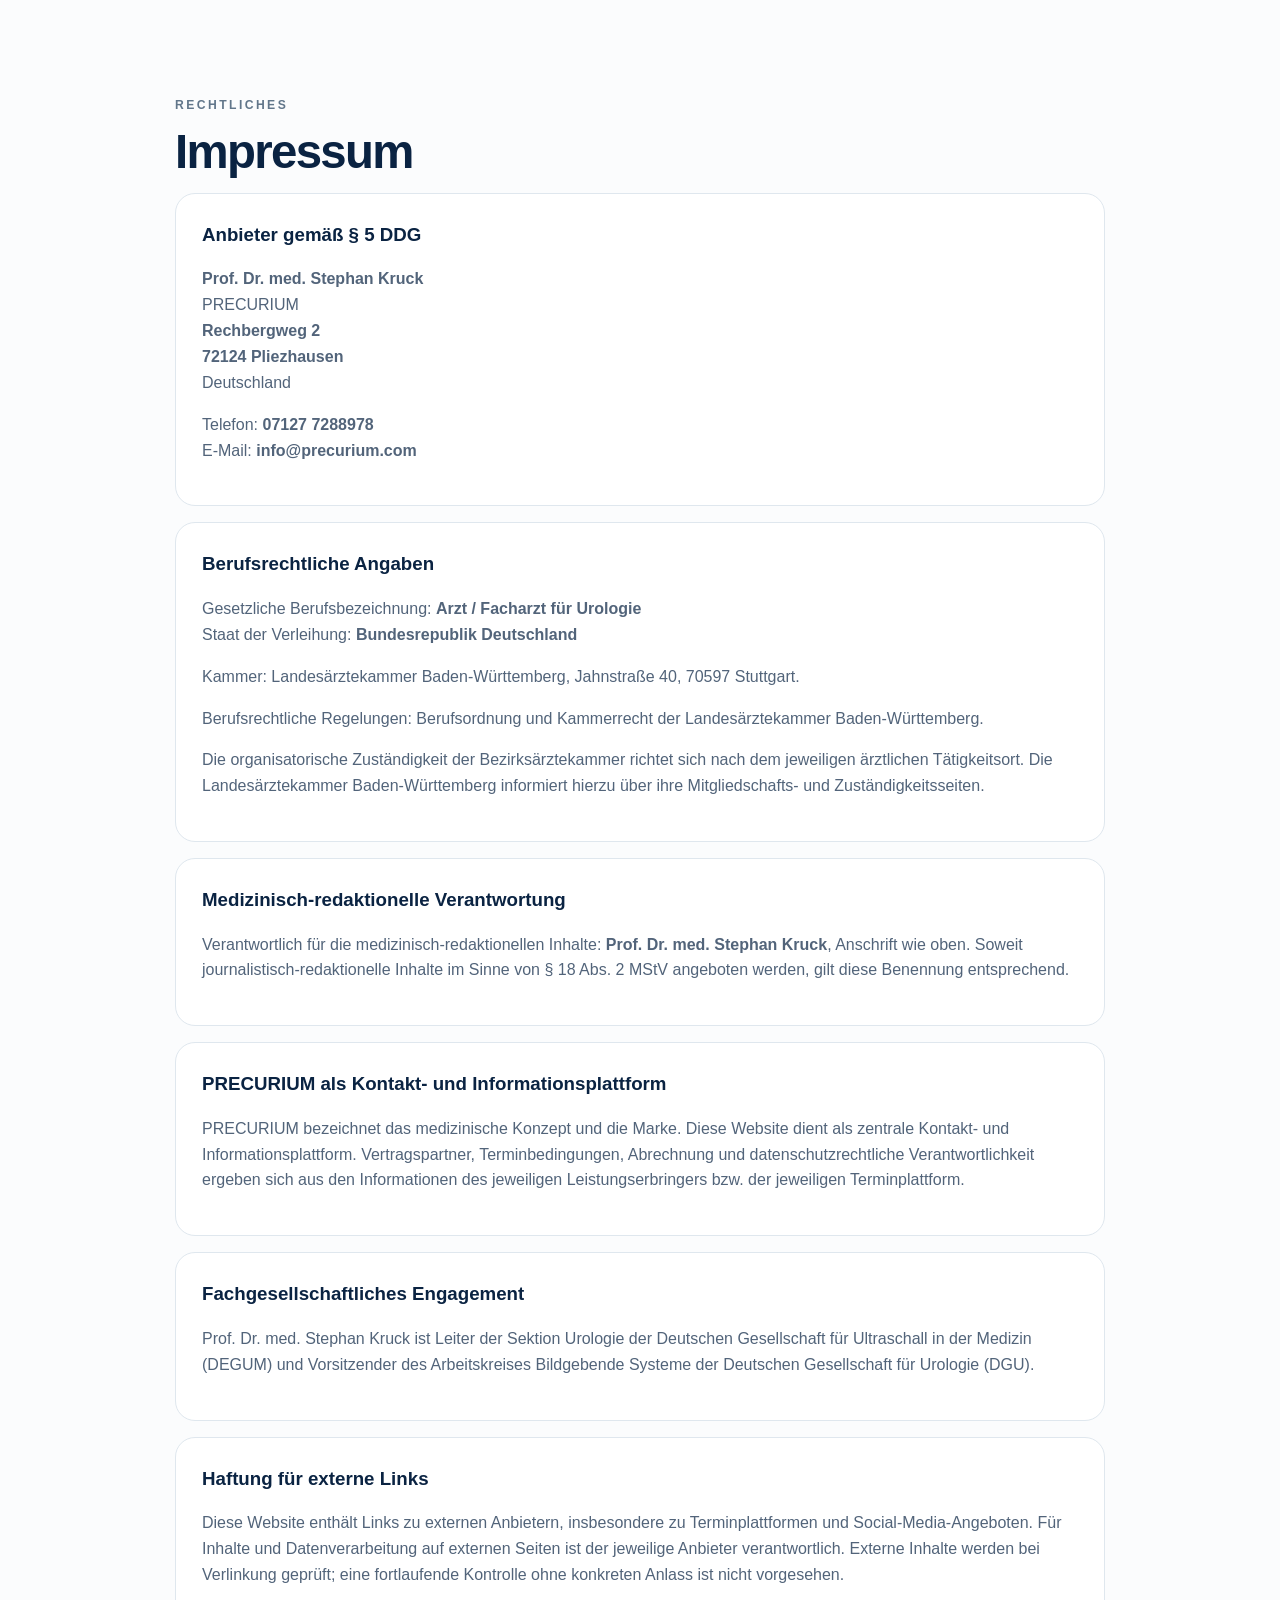
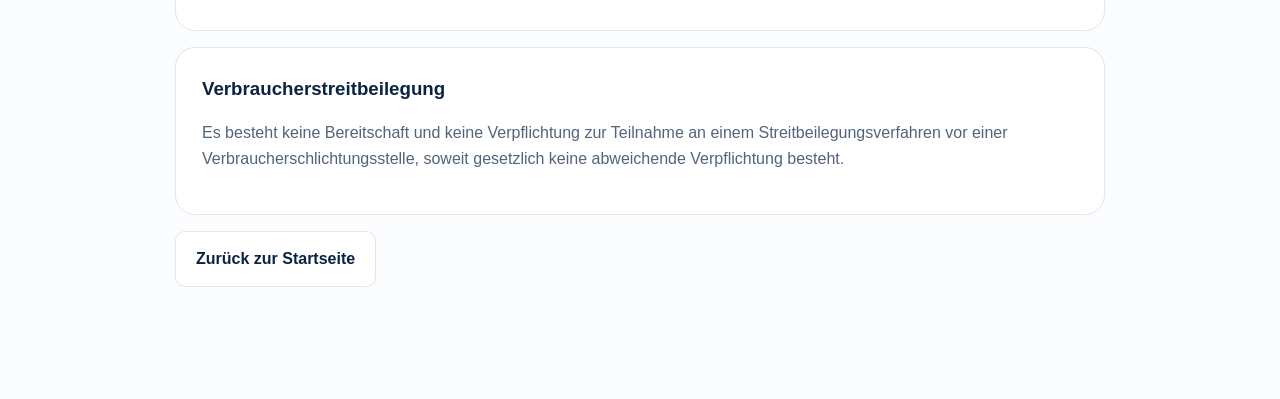
<file: impressum.html>
<!doctype html><html lang="de"><head><meta charset="utf-8"><meta name="viewport" content="width=device-width,initial-scale=1"><meta name="robots" content="noindex,follow"><title>Impressum | PRECURIUM</title><link rel="stylesheet" href="assets/site.css"></head><body class="legal-page"><main class="section"><div class="wrap legal-wrap"><div class="eyebrow">Rechtliches</div><h2>Impressum</h2>
<div class="legal-card"><h3>Anbieter gemäß § 5 DDG</h3><p><strong>Prof. Dr. med. Stephan Kruck</strong><br>PRECURIUM<br><strong>Rechbergweg 2<br>72124 Pliezhausen</strong><br>Deutschland</p><p>Telefon: <strong>07127 7288978</strong><br>E-Mail: <strong><a href="mailto:info@precurium.com">info@precurium.com</a></strong></p></div>
<div class="legal-card"><h3>Berufsrechtliche Angaben</h3><p>Gesetzliche Berufsbezeichnung: <strong>Arzt / Facharzt für Urologie</strong><br>Staat der Verleihung: <strong>Bundesrepublik Deutschland</strong></p><p>Kammer: <a href="https://www.aerztekammer-bw.de/" target="_blank" rel="noopener noreferrer">Landesärztekammer Baden-Württemberg</a>, Jahnstraße 40, 70597 Stuttgart.</p><p>Berufsrechtliche Regelungen: <a href="https://www.aerztekammer-bw.de/kammerrecht" target="_blank" rel="noopener noreferrer">Berufsordnung und Kammerrecht der Landesärztekammer Baden-Württemberg</a>.</p><p>Die organisatorische Zuständigkeit der Bezirksärztekammer richtet sich nach dem jeweiligen ärztlichen Tätigkeitsort. Die Landesärztekammer Baden-Württemberg informiert hierzu über ihre <a href="https://www.aerztekammer-bw.de/mitglied-werden" target="_blank" rel="noopener noreferrer">Mitgliedschafts- und Zuständigkeitsseiten</a>.</p></div>
<div class="legal-card"><h3>Medizinisch-redaktionelle Verantwortung</h3><p>Verantwortlich für die medizinisch-redaktionellen Inhalte: <strong>Prof. Dr. med. Stephan Kruck</strong>, Anschrift wie oben. Soweit journalistisch-redaktionelle Inhalte im Sinne von § 18 Abs. 2 MStV angeboten werden, gilt diese Benennung entsprechend.</p></div>
<div class="legal-card"><h3>PRECURIUM als Kontakt- und Informationsplattform</h3><p>PRECURIUM bezeichnet das medizinische Konzept und die Marke. Diese Website dient als zentrale Kontakt- und Informationsplattform. Vertragspartner, Terminbedingungen, Abrechnung und datenschutzrechtliche Verantwortlichkeit ergeben sich aus den Informationen des jeweiligen Leistungserbringers bzw. der jeweiligen Terminplattform.</p></div>
<div class="legal-card"><h3>Fachgesellschaftliches Engagement</h3><p>Prof. Dr. med. Stephan Kruck ist Leiter der Sektion Urologie der Deutschen Gesellschaft für Ultraschall in der Medizin (DEGUM) und Vorsitzender des Arbeitskreises Bildgebende Systeme der Deutschen Gesellschaft für Urologie (DGU).</p></div>
<div class="legal-card"><h3>Haftung für externe Links</h3><p>Diese Website enthält Links zu externen Anbietern, insbesondere zu Terminplattformen und Social-Media-Angeboten. Für Inhalte und Datenverarbeitung auf externen Seiten ist der jeweilige Anbieter verantwortlich. Externe Inhalte werden bei Verlinkung geprüft; eine fortlaufende Kontrolle ohne konkreten Anlass ist nicht vorgesehen.</p></div>
<div class="legal-card"><h3>Verbraucherstreitbeilegung</h3><p>Es besteht keine Bereitschaft und keine Verpflichtung zur Teilnahme an einem Streitbeilegungsverfahren vor einer Verbraucherschlichtungsstelle, soweit gesetzlich keine abweichende Verpflichtung besteht.</p></div>
<p><a class="btn secondary" href="index.html">Zurück zur Startseite</a></p></div></main></body></html>
</file>
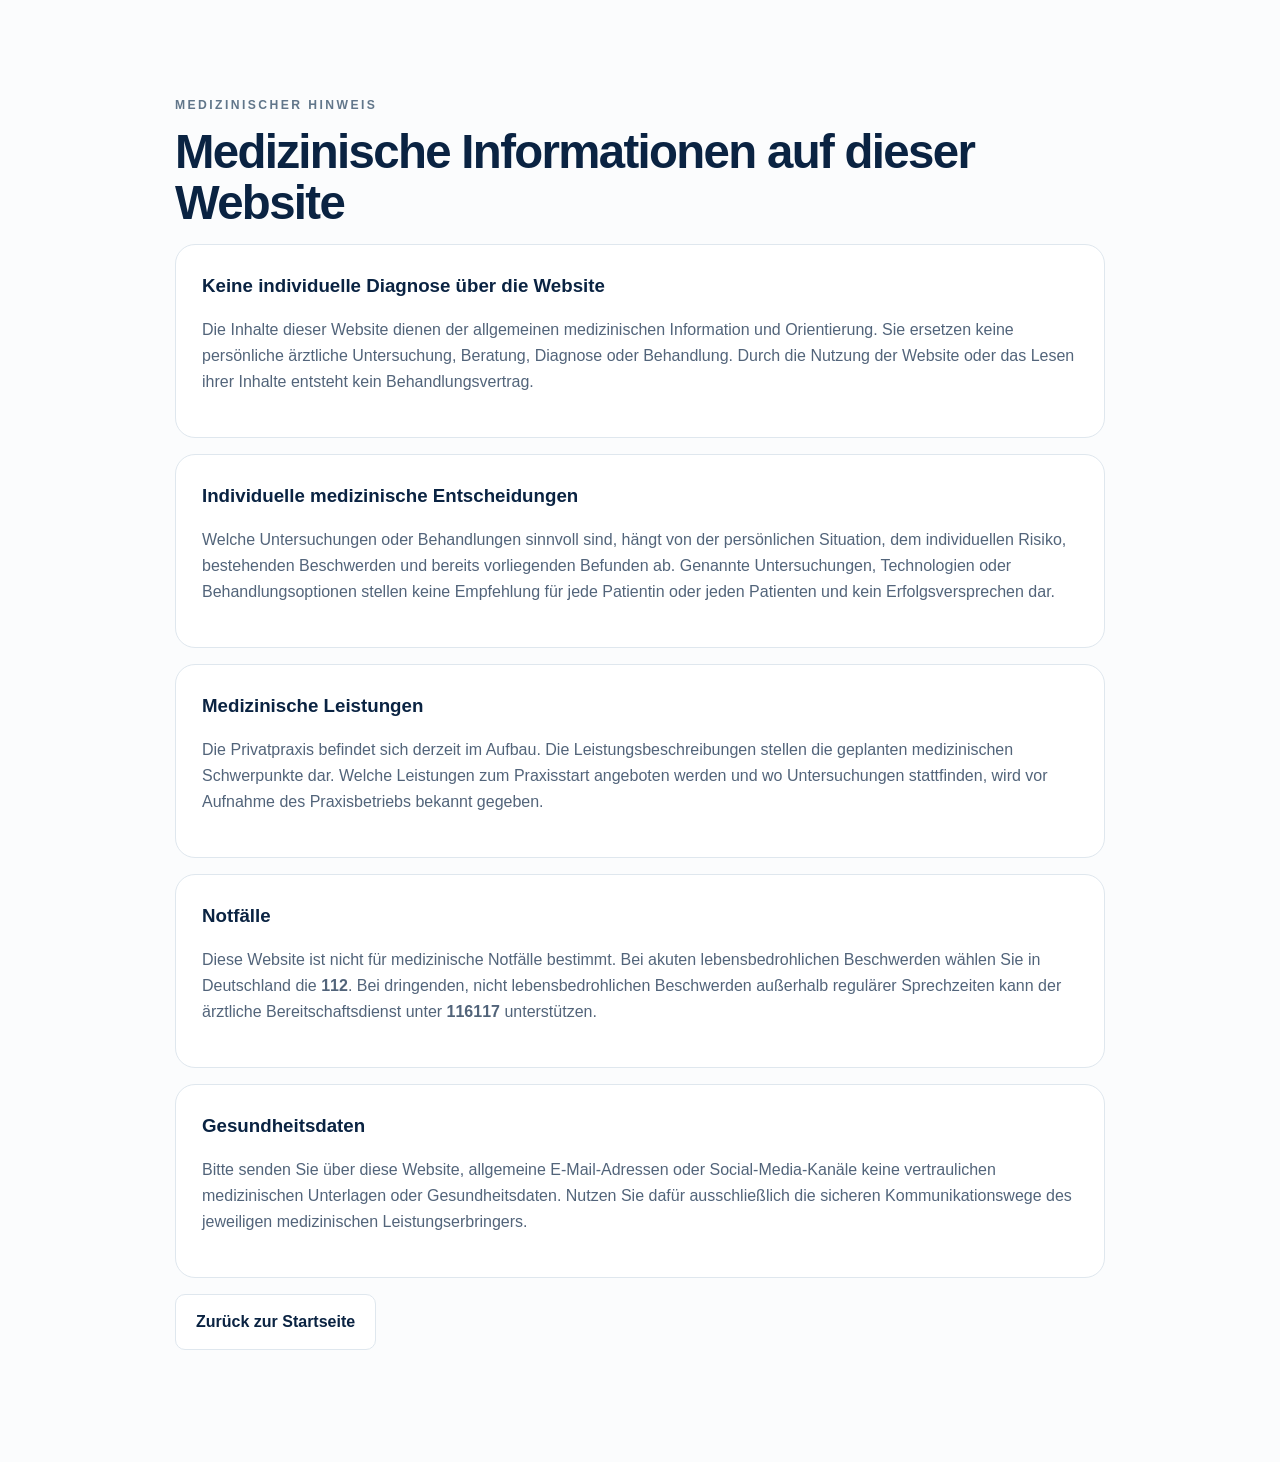
<file: medizinischer-hinweis.html>
<!doctype html><html lang="de"><head><meta charset="utf-8"><meta name="viewport" content="width=device-width,initial-scale=1"><meta name="robots" content="noindex,follow"><title>Medizinischer Hinweis | PRECURIUM</title><link rel="stylesheet" href="assets/site.css"></head><body class="legal-page"><main class="section"><div class="wrap legal-wrap"><div class="eyebrow">Medizinischer Hinweis</div><h2>Medizinische Informationen auf dieser Website</h2>
<div class="legal-card"><h3>Keine individuelle Diagnose über die Website</h3><p>Die Inhalte dieser Website dienen der allgemeinen medizinischen Information und Orientierung. Sie ersetzen keine persönliche ärztliche Untersuchung, Beratung, Diagnose oder Behandlung. Durch die Nutzung der Website oder das Lesen ihrer Inhalte entsteht kein Behandlungsvertrag.</p></div>
<div class="legal-card"><h3>Individuelle medizinische Entscheidungen</h3><p>Welche Untersuchungen oder Behandlungen sinnvoll sind, hängt von der persönlichen Situation, dem individuellen Risiko, bestehenden Beschwerden und bereits vorliegenden Befunden ab. Genannte Untersuchungen, Technologien oder Behandlungsoptionen stellen keine Empfehlung für jede Patientin oder jeden Patienten und kein Erfolgsversprechen dar.</p></div>
<div class="legal-card"><h3>Medizinische Leistungen</h3><p>Die Privatpraxis befindet sich derzeit im Aufbau. Die Leistungsbeschreibungen stellen die geplanten medizinischen Schwerpunkte dar. Welche Leistungen zum Praxisstart angeboten werden und wo Untersuchungen stattfinden, wird vor Aufnahme des Praxisbetriebs bekannt gegeben.</p></div>
<div class="legal-card"><h3>Notfälle</h3><p>Diese Website ist nicht für medizinische Notfälle bestimmt. Bei akuten lebensbedrohlichen Beschwerden wählen Sie in Deutschland die <strong>112</strong>. Bei dringenden, nicht lebensbedrohlichen Beschwerden außerhalb regulärer Sprechzeiten kann der ärztliche Bereitschaftsdienst unter <strong>116117</strong> unterstützen.</p></div>
<div class="legal-card"><h3>Gesundheitsdaten</h3><p>Bitte senden Sie über diese Website, allgemeine E-Mail-Adressen oder Social-Media-Kanäle keine vertraulichen medizinischen Unterlagen oder Gesundheitsdaten. Nutzen Sie dafür ausschließlich die sicheren Kommunikationswege des jeweiligen medizinischen Leistungserbringers.</p></div>
<p><a class="btn secondary" href="index.html">Zurück zur Startseite</a></p></div></main></body></html>
</file>
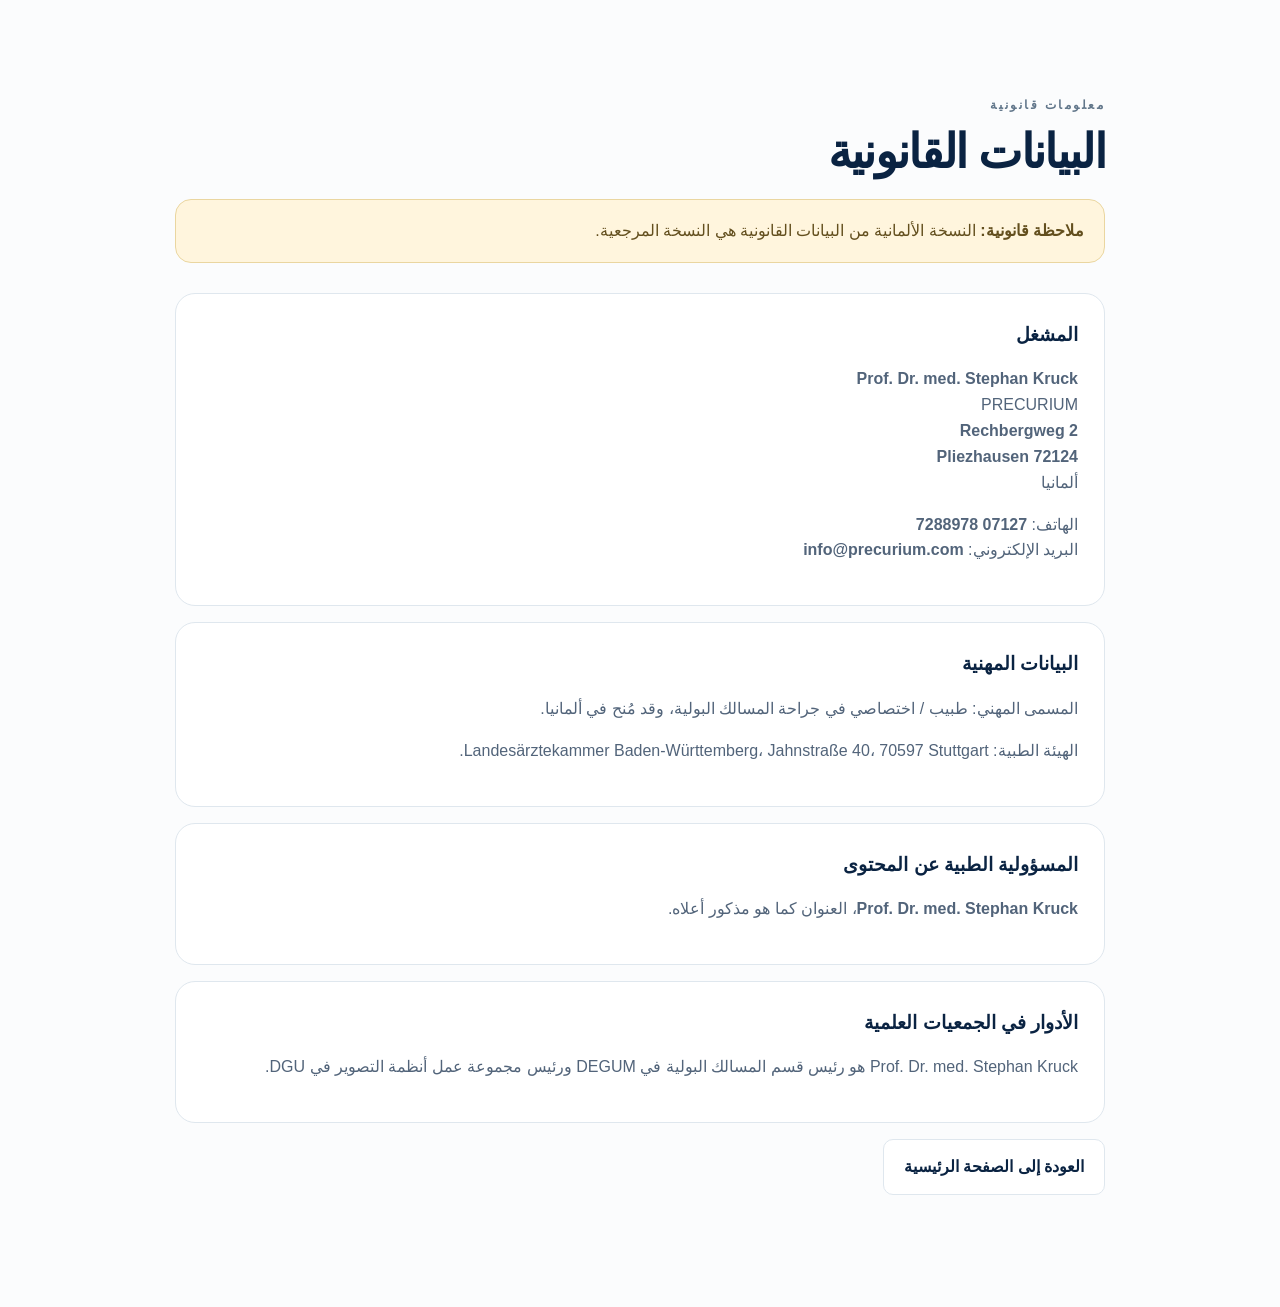
<file: ar/imprint.html>
<!doctype html><html lang="ar" dir="rtl"><head><meta charset="utf-8"><meta name="viewport" content="width=device-width,initial-scale=1"><meta name="robots" content="noindex,follow"><title>البيانات القانونية | PRECURIUM</title><link rel="stylesheet" href="../assets/site.css"></head><body class="legal-page"><main class="section"><div class="wrap legal-wrap"><div class="eyebrow">معلومات قانونية</div><h2>البيانات القانونية</h2><div class="legal-alert"><strong>ملاحظة قانونية:</strong> النسخة الألمانية من البيانات القانونية هي النسخة المرجعية.</div><div class="legal-card"><h3>المشغل</h3><p><strong>Prof. Dr. med. Stephan Kruck</strong><br>PRECURIUM<br><strong>Rechbergweg 2<br>72124 Pliezhausen</strong><br>ألمانيا</p><p>الهاتف: <strong>07127 7288978</strong><br>البريد الإلكتروني: <strong><a href="mailto:info@precurium.com">info@precurium.com</a></strong></p></div><div class="legal-card"><h3>البيانات المهنية</h3><p>المسمى المهني: طبيب / اختصاصي في جراحة المسالك البولية، وقد مُنح في ألمانيا.</p><p>الهيئة الطبية: <a href="https://www.aerztekammer-bw.de/" target="_blank" rel="noopener noreferrer">Landesärztekammer Baden-Württemberg</a>، Jahnstraße 40، 70597 Stuttgart.</p></div><div class="legal-card"><h3>المسؤولية الطبية عن المحتوى</h3><p><strong>Prof. Dr. med. Stephan Kruck</strong>، العنوان كما هو مذكور أعلاه.</p></div><div class="legal-card"><h3>الأدوار في الجمعيات العلمية</h3><p>Prof. Dr. med. Stephan Kruck هو رئيس قسم المسالك البولية في DEGUM ورئيس مجموعة عمل أنظمة التصوير في DGU.</p></div><p><a class="btn secondary" href="./">العودة إلى الصفحة الرئيسية</a></p></div></main></body></html>
</file>
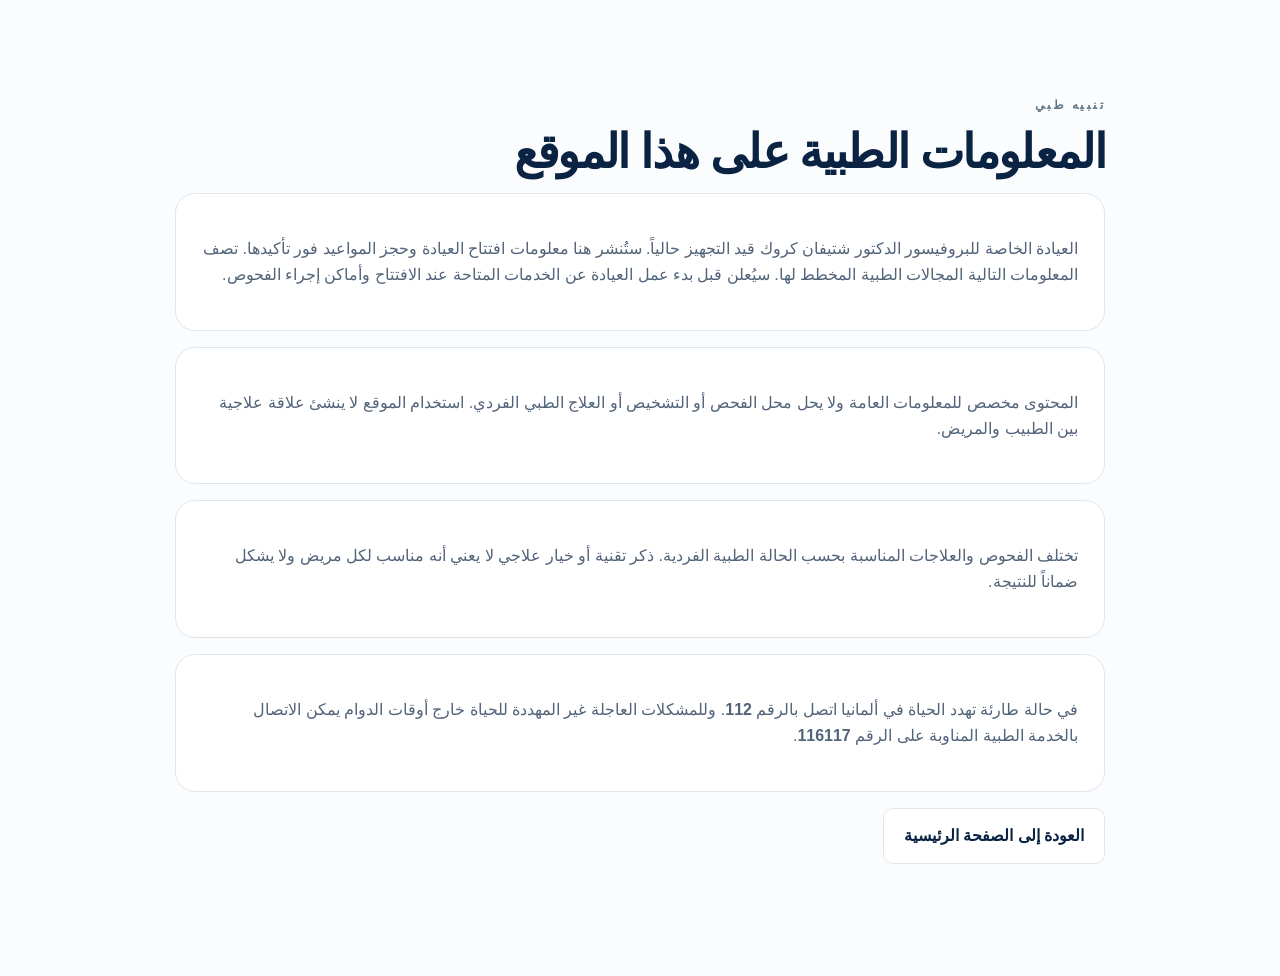
<file: ar/medical-notice.html>
<!doctype html><html lang="ar" dir="rtl"><head><meta charset="utf-8"><meta name="viewport" content="width=device-width,initial-scale=1"><meta name="robots" content="noindex,follow"><title>تنبيه طبي | PRECURIUM</title><link rel="stylesheet" href="../assets/site.css"></head><body class="legal-page"><main class="section"><div class="wrap legal-wrap"><div class="eyebrow">تنبيه طبي</div><h2>المعلومات الطبية على هذا الموقع</h2><div class="legal-card"><p>العيادة الخاصة للبروفيسور الدكتور شتيفان كروك قيد التجهيز حالياً. ستُنشر هنا معلومات افتتاح العيادة وحجز المواعيد فور تأكيدها. تصف المعلومات التالية المجالات الطبية المخطط لها. سيُعلن قبل بدء عمل العيادة عن الخدمات المتاحة عند الافتتاح وأماكن إجراء الفحوص.</p></div><div class="legal-card"><p>المحتوى مخصص للمعلومات العامة ولا يحل محل الفحص أو التشخيص أو العلاج الطبي الفردي. استخدام الموقع لا ينشئ علاقة علاجية بين الطبيب والمريض.</p></div><div class="legal-card"><p>تختلف الفحوص والعلاجات المناسبة بحسب الحالة الطبية الفردية. ذكر تقنية أو خيار علاجي لا يعني أنه مناسب لكل مريض ولا يشكل ضماناً للنتيجة.</p></div><div class="legal-card"><p>في حالة طارئة تهدد الحياة في ألمانيا اتصل بالرقم <strong>112</strong>. وللمشكلات العاجلة غير المهددة للحياة خارج أوقات الدوام يمكن الاتصال بالخدمة الطبية المناوبة على الرقم <strong>116117</strong>.</p></div><p><a class="btn secondary" href="./">العودة إلى الصفحة الرئيسية</a></p></div></main></body></html>
</file>
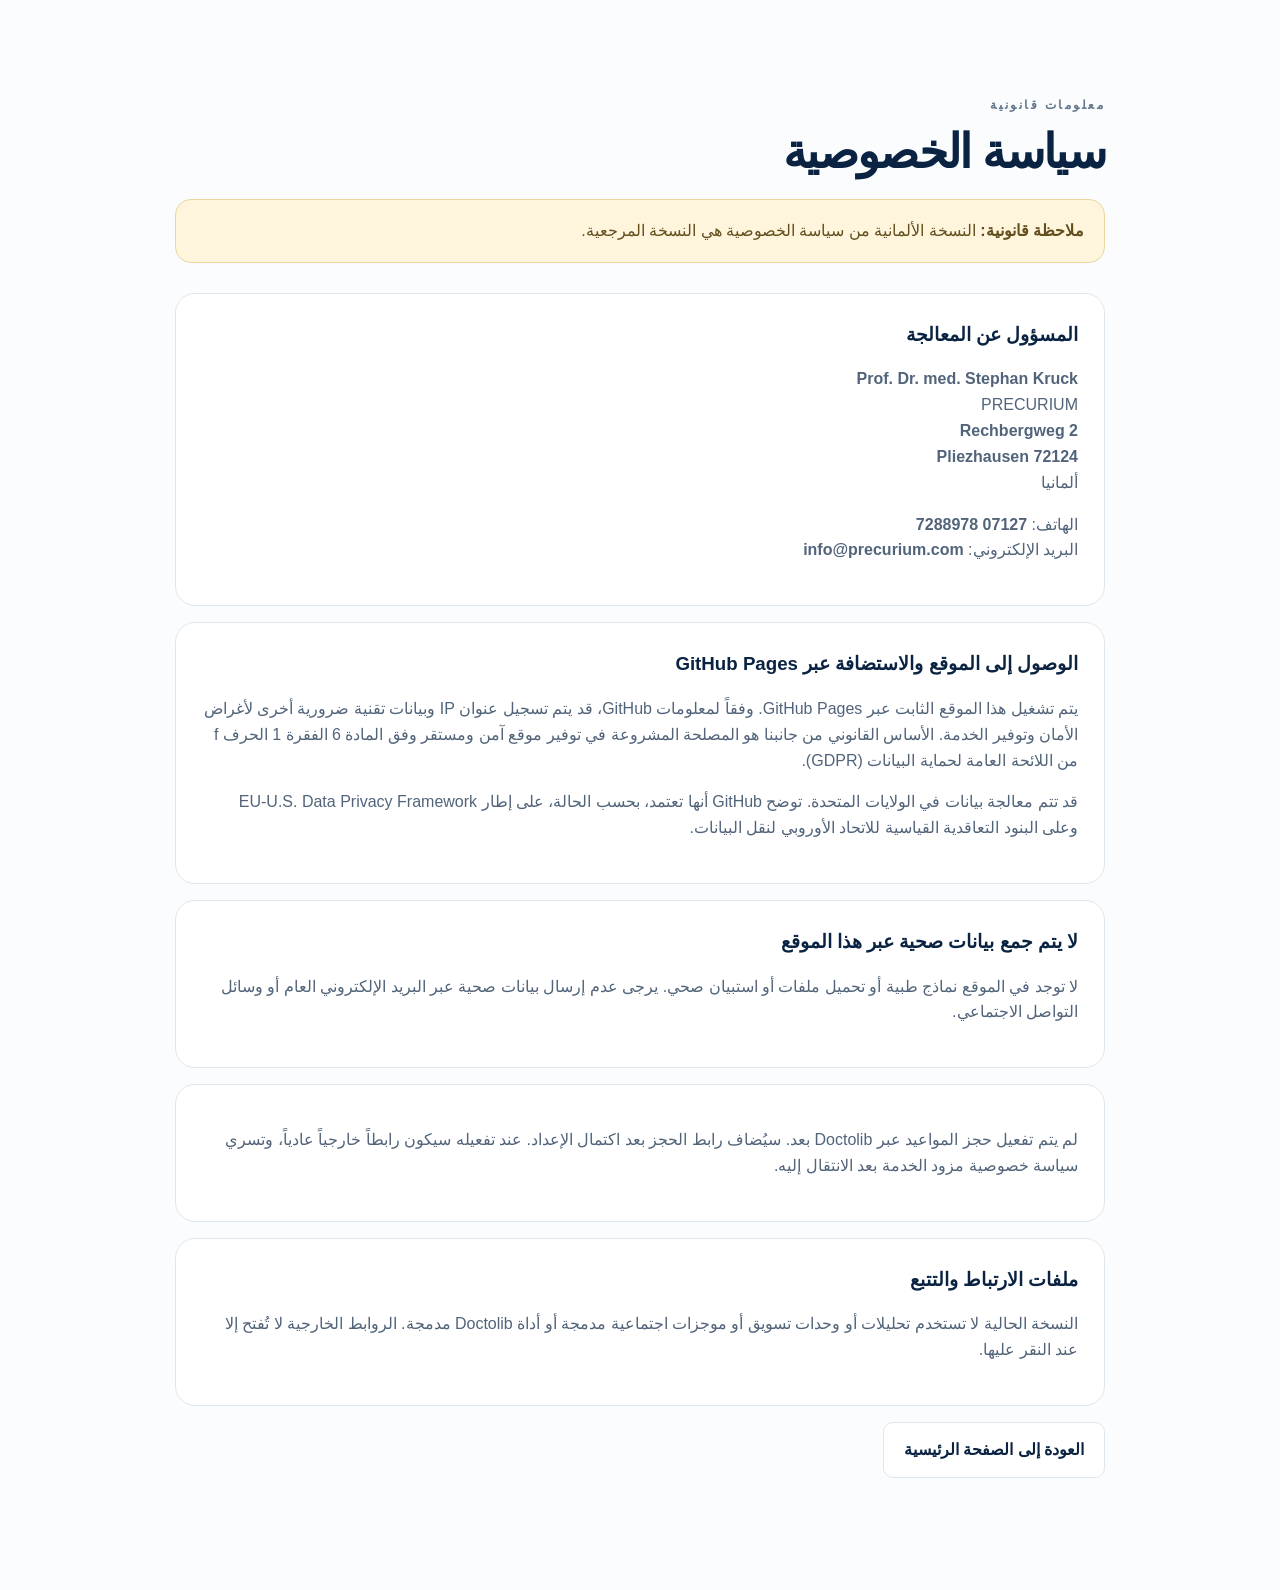
<file: ar/privacy.html>
<!doctype html><html lang="ar" dir="rtl"><head><meta charset="utf-8"><meta name="viewport" content="width=device-width,initial-scale=1"><meta name="robots" content="noindex,follow"><title>الخصوصية | PRECURIUM</title><link rel="stylesheet" href="../assets/site.css"></head><body class="legal-page"><main class="section"><div class="wrap legal-wrap"><div class="eyebrow">معلومات قانونية</div><h2>سياسة الخصوصية</h2><div class="legal-alert"><strong>ملاحظة قانونية:</strong> النسخة الألمانية من سياسة الخصوصية هي النسخة المرجعية.</div><div class="legal-card"><h3>المسؤول عن المعالجة</h3><p><strong>Prof. Dr. med. Stephan Kruck</strong><br>PRECURIUM<br><strong>Rechbergweg 2<br>72124 Pliezhausen</strong><br>ألمانيا</p><p>الهاتف: <strong>07127 7288978</strong><br>البريد الإلكتروني: <strong><a href="mailto:info@precurium.com">info@precurium.com</a></strong></p></div><div class="legal-card"><h3>الوصول إلى الموقع والاستضافة عبر GitHub Pages</h3><p>يتم تشغيل هذا الموقع الثابت عبر GitHub Pages. وفقاً لمعلومات GitHub، قد يتم تسجيل عنوان IP وبيانات تقنية ضرورية أخرى لأغراض الأمان وتوفير الخدمة. الأساس القانوني من جانبنا هو المصلحة المشروعة في توفير موقع آمن ومستقر وفق المادة 6 الفقرة 1 الحرف f من اللائحة العامة لحماية البيانات (GDPR).</p><p>قد تتم معالجة بيانات في الولايات المتحدة. توضح GitHub أنها تعتمد، بحسب الحالة، على إطار EU-U.S. Data Privacy Framework وعلى البنود التعاقدية القياسية للاتحاد الأوروبي لنقل البيانات.</p></div><div class="legal-card"><h3>لا يتم جمع بيانات صحية عبر هذا الموقع</h3><p>لا توجد في الموقع نماذج طبية أو تحميل ملفات أو استبيان صحي. يرجى عدم إرسال بيانات صحية عبر البريد الإلكتروني العام أو وسائل التواصل الاجتماعي.</p></div><div class="legal-card"><p>لم يتم تفعيل حجز المواعيد عبر Doctolib بعد. سيُضاف رابط الحجز بعد اكتمال الإعداد. عند تفعيله سيكون رابطاً خارجياً عادياً، وتسري سياسة خصوصية مزود الخدمة بعد الانتقال إليه.</p></div><div class="legal-card"><h3>ملفات الارتباط والتتبع</h3><p>النسخة الحالية لا تستخدم تحليلات أو وحدات تسويق أو موجزات اجتماعية مدمجة أو أداة Doctolib مدمجة. الروابط الخارجية لا تُفتح إلا عند النقر عليها.</p></div><p><a class="btn secondary" href="./">العودة إلى الصفحة الرئيسية</a></p></div></main></body></html>
</file>
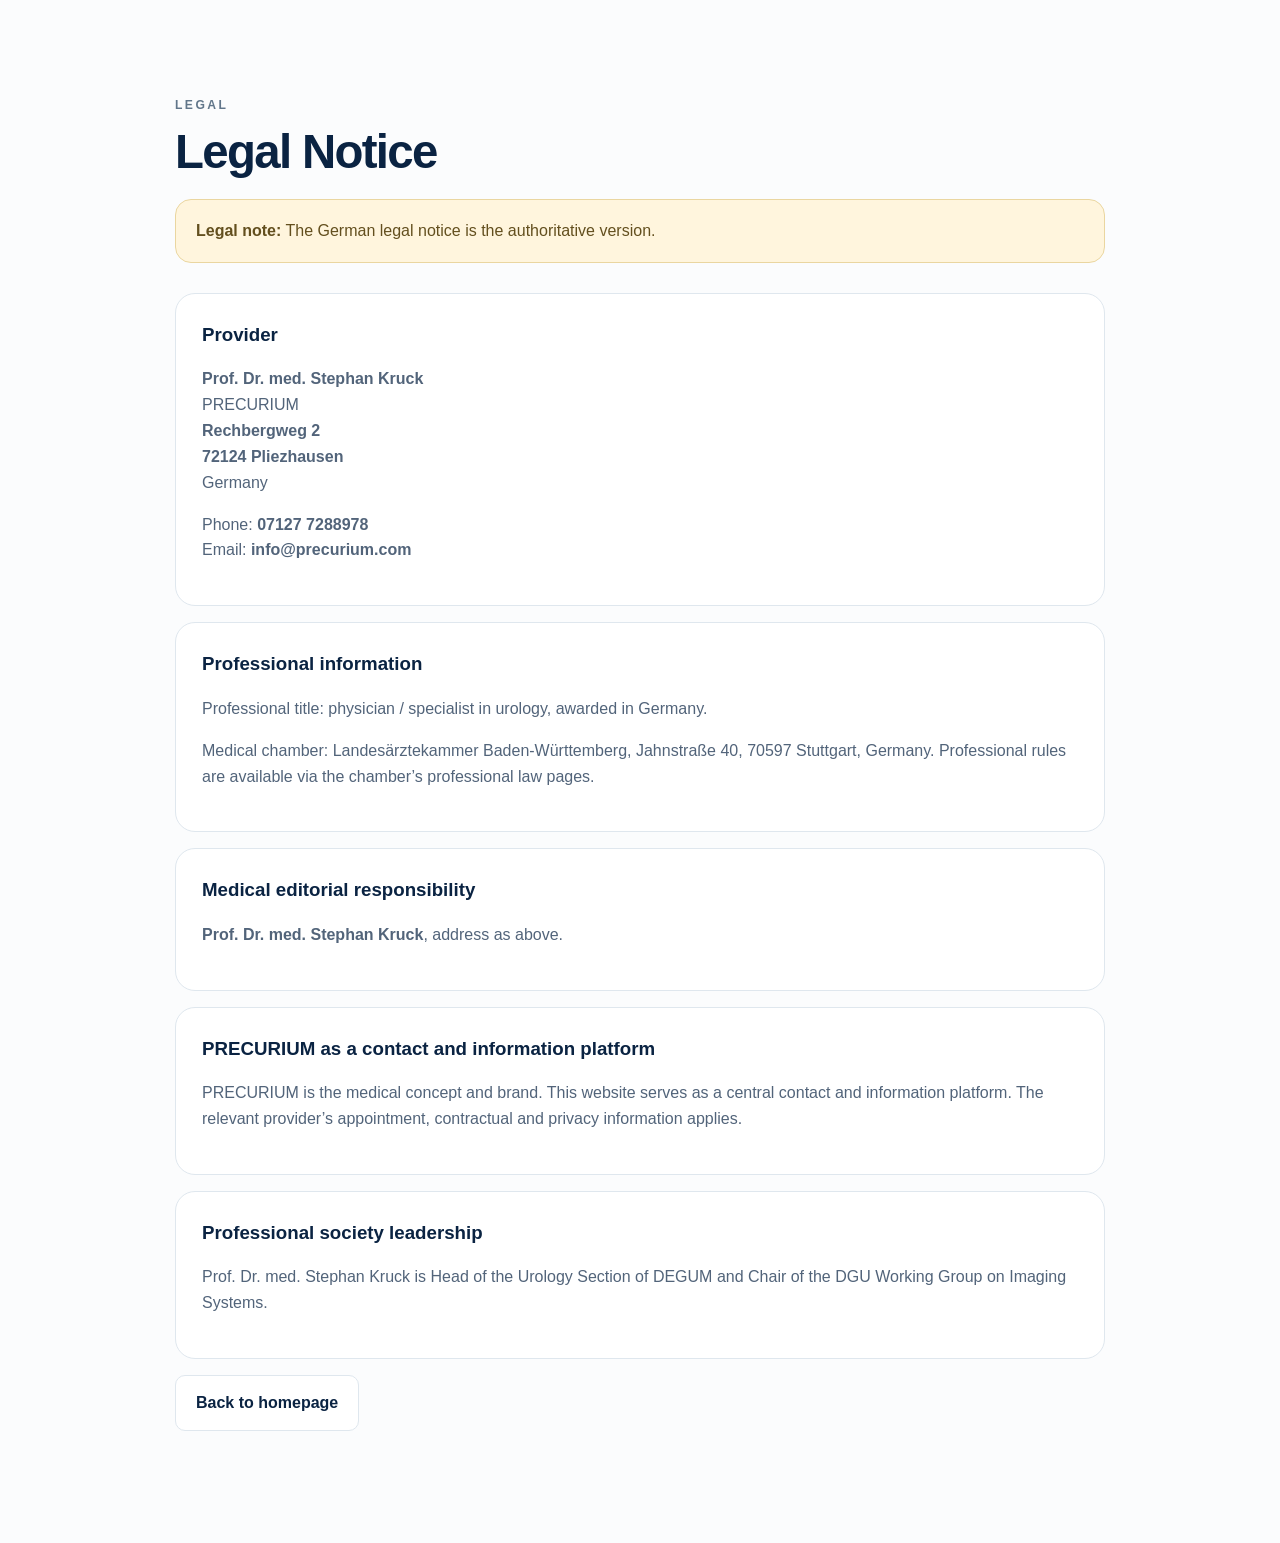
<file: en/imprint.html>
<!doctype html><html lang="en"><head><meta charset="utf-8"><meta name="viewport" content="width=device-width,initial-scale=1"><meta name="robots" content="noindex,follow"><title>Legal Notice | PRECURIUM</title><link rel="stylesheet" href="../assets/site.css"></head><body class="legal-page"><main class="section"><div class="wrap legal-wrap"><div class="eyebrow">Legal</div><h2>Legal Notice</h2><div class="legal-alert"><strong>Legal note:</strong> The German legal notice is the authoritative version.</div><div class="legal-card"><h3>Provider</h3><p><strong>Prof. Dr. med. Stephan Kruck</strong><br>PRECURIUM<br><strong>Rechbergweg 2<br>72124 Pliezhausen</strong><br>Germany</p><p>Phone: <strong>07127 7288978</strong><br>Email: <strong><a href="mailto:info@precurium.com">info@precurium.com</a></strong></p></div><div class="legal-card"><h3>Professional information</h3><p>Professional title: physician / specialist in urology, awarded in Germany.</p><p>Medical chamber: <a href="https://www.aerztekammer-bw.de/" target="_blank" rel="noopener noreferrer">Landesärztekammer Baden-Württemberg</a>, Jahnstraße 40, 70597 Stuttgart, Germany. Professional rules are available via the chamber’s <a href="https://www.aerztekammer-bw.de/kammerrecht" target="_blank" rel="noopener noreferrer">professional law pages</a>.</p></div><div class="legal-card"><h3>Medical editorial responsibility</h3><p><strong>Prof. Dr. med. Stephan Kruck</strong>, address as above.</p></div><div class="legal-card"><h3>PRECURIUM as a contact and information platform</h3><p>PRECURIUM is the medical concept and brand. This website serves as a central contact and information platform. The relevant provider’s appointment, contractual and privacy information applies.</p></div><div class="legal-card"><h3>Professional society leadership</h3><p>Prof. Dr. med. Stephan Kruck is Head of the Urology Section of DEGUM and Chair of the DGU Working Group on Imaging Systems.</p></div><p><a class="btn secondary" href="./">Back to homepage</a></p></div></main></body></html>
</file>
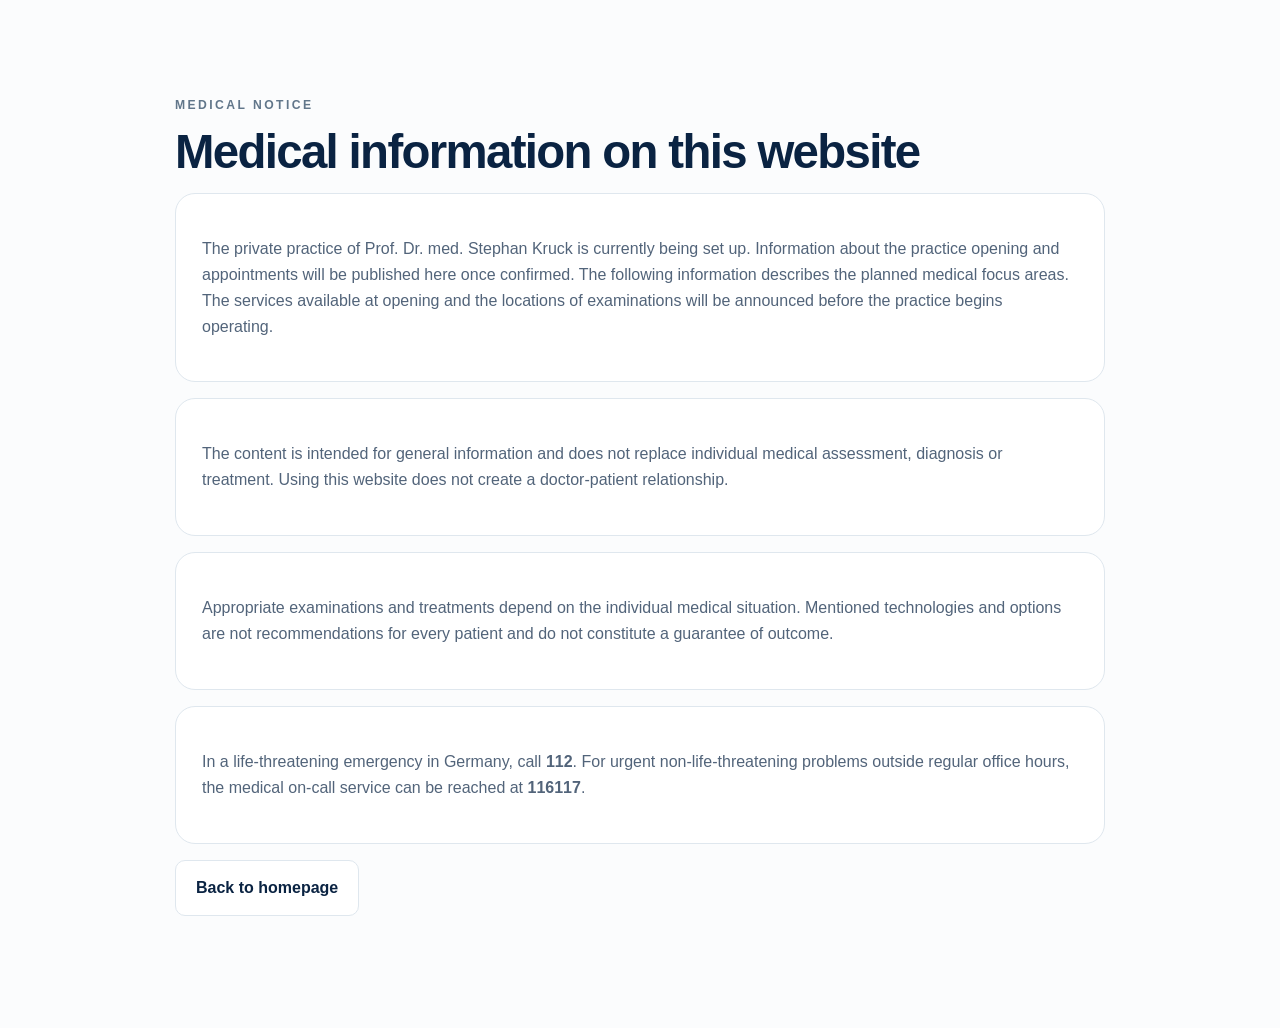
<file: en/medical-notice.html>
<!doctype html><html lang="en"><head><meta charset="utf-8"><meta name="viewport" content="width=device-width,initial-scale=1"><meta name="robots" content="noindex,follow"><title>Medical Notice | PRECURIUM</title><link rel="stylesheet" href="../assets/site.css"></head><body class="legal-page"><main class="section"><div class="wrap legal-wrap"><div class="eyebrow">Medical Notice</div><h2>Medical information on this website</h2><div class="legal-card"><p>The private practice of Prof. Dr. med. Stephan Kruck is currently being set up. Information about the practice opening and appointments will be published here once confirmed. The following information describes the planned medical focus areas. The services available at opening and the locations of examinations will be announced before the practice begins operating.</p></div><div class="legal-card"><p>The content is intended for general information and does not replace individual medical assessment, diagnosis or treatment. Using this website does not create a doctor-patient relationship.</p></div><div class="legal-card"><p>Appropriate examinations and treatments depend on the individual medical situation. Mentioned technologies and options are not recommendations for every patient and do not constitute a guarantee of outcome.</p></div><div class="legal-card"><p>In a life-threatening emergency in Germany, call <strong>112</strong>. For urgent non-life-threatening problems outside regular office hours, the medical on-call service can be reached at <strong>116117</strong>.</p></div><p><a class="btn secondary" href="./">Back to homepage</a></p></div></main></body></html>
</file>
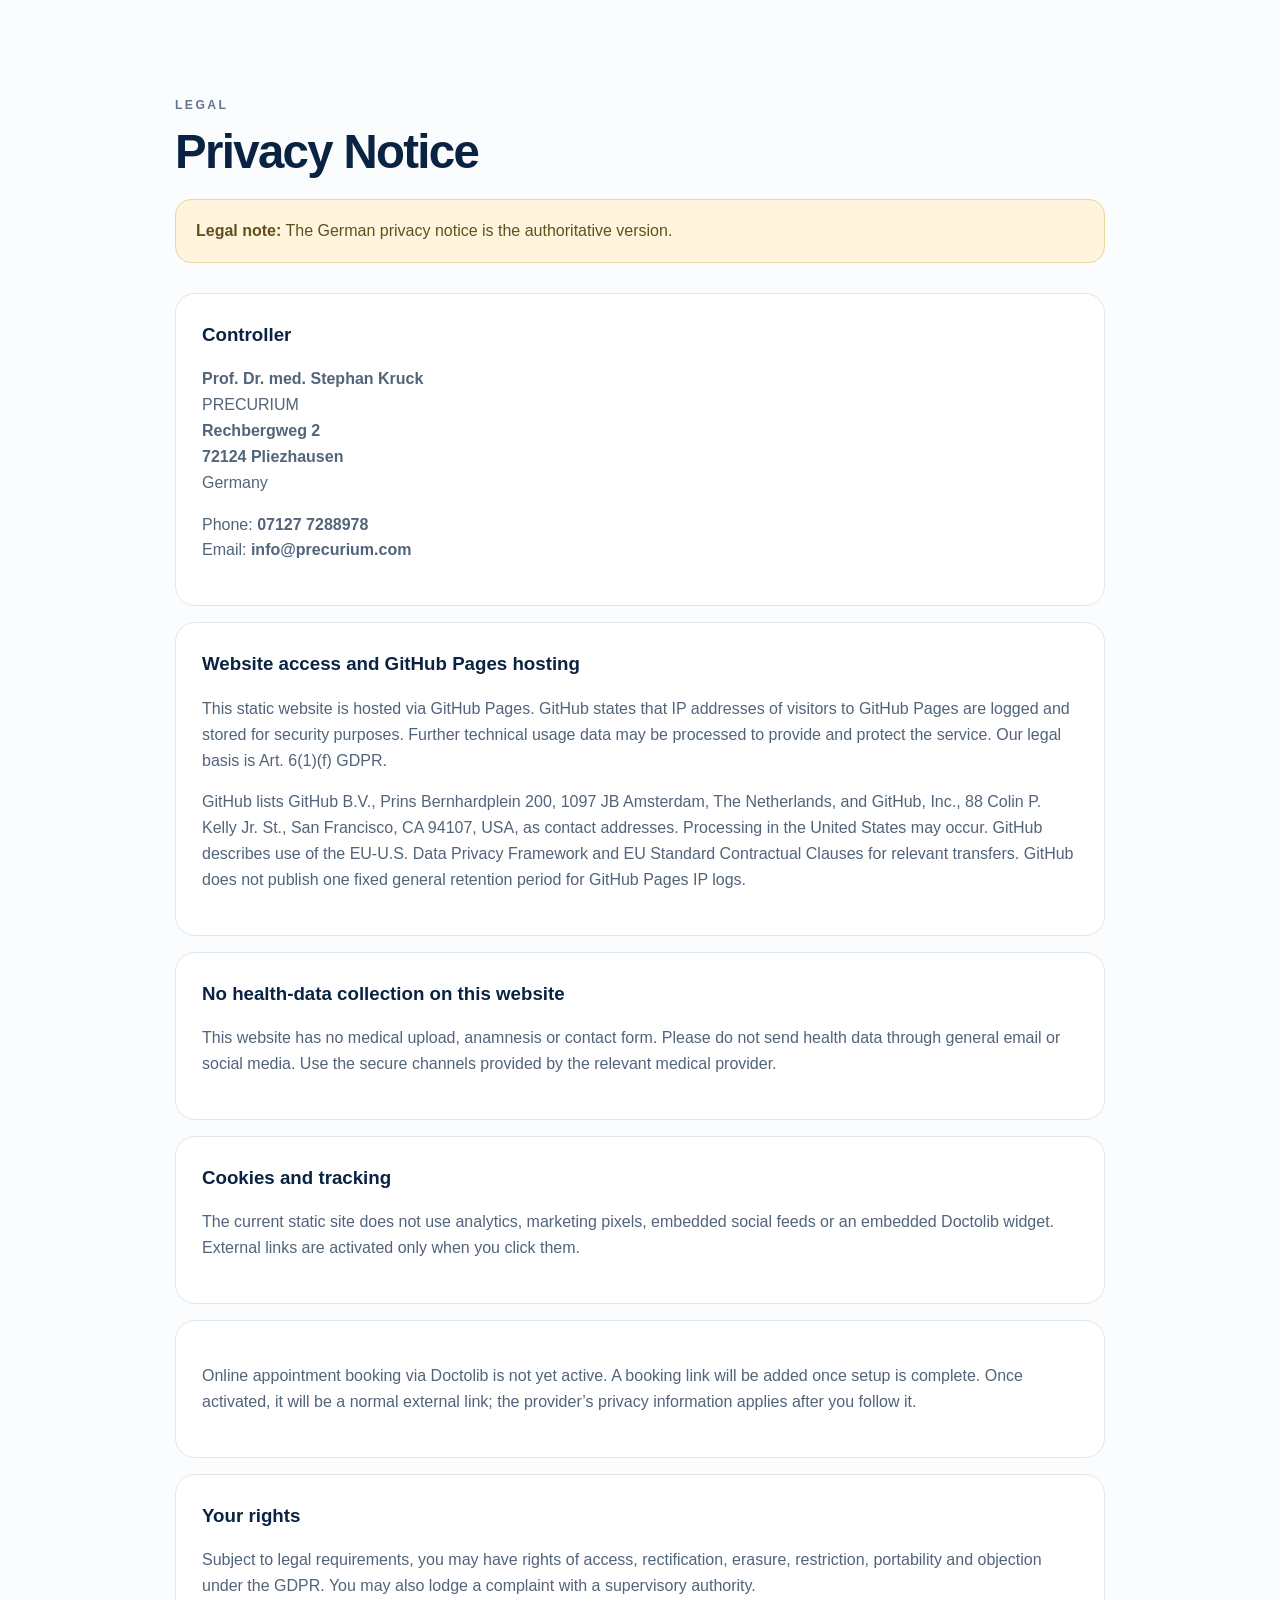
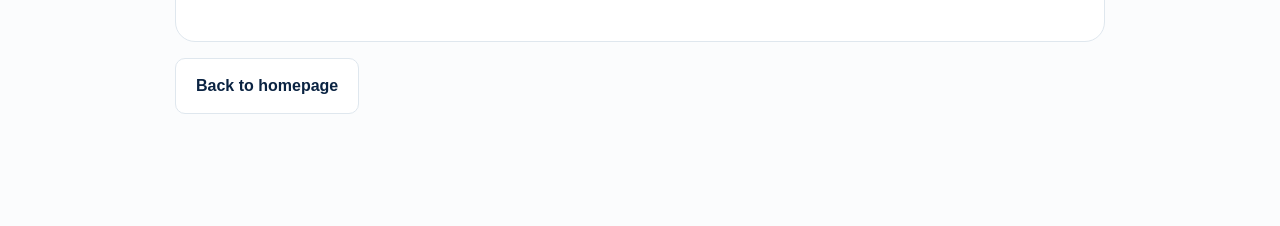
<file: en/privacy.html>
<!doctype html><html lang="en"><head><meta charset="utf-8"><meta name="viewport" content="width=device-width,initial-scale=1"><meta name="robots" content="noindex,follow"><title>Privacy | PRECURIUM</title><link rel="stylesheet" href="../assets/site.css"></head><body class="legal-page"><main class="section"><div class="wrap legal-wrap"><div class="eyebrow">Legal</div><h2>Privacy Notice</h2><div class="legal-alert"><strong>Legal note:</strong> The German privacy notice is the authoritative version.</div><div class="legal-card"><h3>Controller</h3><p><strong>Prof. Dr. med. Stephan Kruck</strong><br>PRECURIUM<br><strong>Rechbergweg 2<br>72124 Pliezhausen</strong><br>Germany</p><p>Phone: <strong>07127 7288978</strong><br>Email: <strong><a href="mailto:info@precurium.com">info@precurium.com</a></strong></p></div><div class="legal-card"><h3>Website access and GitHub Pages hosting</h3><p>This static website is hosted via GitHub Pages. GitHub states that IP addresses of visitors to GitHub Pages are logged and stored for security purposes. Further technical usage data may be processed to provide and protect the service. Our legal basis is Art. 6(1)(f) GDPR.</p><p>GitHub lists GitHub B.V., Prins Bernhardplein 200, 1097 JB Amsterdam, The Netherlands, and GitHub, Inc., 88 Colin P. Kelly Jr. St., San Francisco, CA 94107, USA, as contact addresses. Processing in the United States may occur. GitHub describes use of the EU-U.S. Data Privacy Framework and EU Standard Contractual Clauses for relevant transfers. GitHub does not publish one fixed general retention period for GitHub Pages IP logs.</p></div><div class="legal-card"><h3>No health-data collection on this website</h3><p>This website has no medical upload, anamnesis or contact form. Please do not send health data through general email or social media. Use the secure channels provided by the relevant medical provider.</p></div><div class="legal-card"><h3>Cookies and tracking</h3><p>The current static site does not use analytics, marketing pixels, embedded social feeds or an embedded Doctolib widget. External links are activated only when you click them.</p></div><div class="legal-card"><p>Online appointment booking via Doctolib is not yet active. A booking link will be added once setup is complete. Once activated, it will be a normal external link; the provider’s privacy information applies after you follow it.</p></div><div class="legal-card"><h3>Your rights</h3><p>Subject to legal requirements, you may have rights of access, rectification, erasure, restriction, portability and objection under the GDPR. You may also lodge a complaint with a supervisory authority.</p></div><p><a class="btn secondary" href="./">Back to homepage</a></p></div></main></body></html>
</file>
<file: assets/site.css>
:root{--navy:#0A2342;--navy2:#0e3157;--blue:#1280b8;--teal:#3ca8b1;--ink:#132238;--muted:#647489;--line:#dfe7ee;--soft:#f6f9fb;--ice:#eef7fa;--white:#fff;--shadow:0 22px 60px rgba(10,35,66,.09)}
*{box-sizing:border-box}html{scroll-behavior:smooth}body{margin:0;font-family:Inter,Montserrat,"Segoe UI",Arial,sans-serif;color:var(--ink);background:#fff;line-height:1.62}a{color:inherit;text-decoration:none}img{display:block;max-width:100%}.wrap{width:min(1240px,calc(100% - 48px));margin:auto}.skip{position:absolute;left:-9999px}.skip:focus{left:20px;top:20px;z-index:100;background:#fff;padding:10px 14px;border-radius:8px}.eyebrow{font-size:.76rem;font-weight:850;letter-spacing:.2em;text-transform:uppercase;color:#61768a}.site-header{position:sticky;top:0;z-index:50;background:rgba(255,255,255,.94);backdrop-filter:blur(18px);border-bottom:1px solid var(--line)}.nav{min-height:86px;display:grid;grid-template-columns:245px 1fr auto auto;gap:18px;align-items:center}.logo img{height:54px;width:auto;object-fit:contain}.nav nav{display:flex;justify-content:center;gap:25px;font-size:.92rem;color:#42536a}.nav nav a:hover{color:var(--blue)}.nav-cta{background:var(--navy);color:#fff;padding:12px 17px;border-radius:10px;font-weight:800;font-size:.9rem}.hero{padding:78px 0 70px;background:linear-gradient(180deg,#fbfdff,#fff)}.hero-grid{display:grid;grid-template-columns:1.08fr .72fr;gap:72px;align-items:center}.hero h1{font-size:clamp(3.35rem,5.7vw,5.8rem);line-height:1.01;letter-spacing:-.05em;color:var(--navy);margin:13px 0 25px}.hero h1 span{color:#2e92a6}.lead{font-size:1.18rem;color:#3e4f63;max-width:700px;margin:0}.hero-actions{display:flex;gap:13px;flex-wrap:wrap;margin:30px 0 25px}.btn{display:inline-flex;align-items:center;justify-content:center;padding:14px 20px;border-radius:10px;border:1px solid var(--line);font-weight:800}.btn.primary{background:var(--navy);border-color:var(--navy);color:#fff}.btn.secondary{background:#fff;color:var(--navy)}.btn.arcus-doctolib{border-color:#2e92a6;box-shadow:0 0 0 1px rgba(46,146,166,.18)}.btn.disabled{opacity:.68;cursor:default}.hero-points{display:flex;gap:20px;flex-wrap:wrap;color:#52647b;font-size:.86rem}.hero-points span:before{content:'✓';color:#1a8da5;margin-right:7px}.hero-visual{position:relative}.portrait-card{border-radius:30px;background:#eef3f6;box-shadow:var(--shadow);overflow:hidden}.portrait-card img{width:100%;aspect-ratio:1/1;object-fit:cover;object-position:center}.portrait-caption{background:#fff;padding:18px 22px;display:flex;flex-direction:column}.portrait-caption strong{color:var(--navy);font-size:1.03rem}.portrait-caption span{color:var(--muted);font-size:.87rem}.hero-badge{position:absolute;right:-26px;bottom:72px;background:rgba(10,35,66,.94);color:#fff;padding:14px 18px;border-radius:14px;font-size:.83rem;box-shadow:var(--shadow)}.brandline{border-top:1px solid var(--line);border-bottom:1px solid var(--line)}.brandline .wrap{min-height:82px;display:flex;align-items:center;justify-content:center;gap:34px;letter-spacing:.22em;font-size:.8rem;color:var(--navy)}.brandline i{height:25px;width:1px;background:#d6dfe7}.section{padding:96px 0}.section.soft{background:var(--soft)}.section-head{max-width:850px;margin-bottom:42px}.section-head.center{text-align:center;margin-left:auto;margin-right:auto}.section-head.narrow{max-width:720px}.section h2{font-size:clamp(2.35rem,3.7vw,3.75rem);line-height:1.08;letter-spacing:-.035em;color:var(--navy);margin:10px 0 16px}.section-head p,.copy-block>p{color:var(--muted);font-size:1.06rem;margin:0}.world-grid{display:grid;grid-template-columns:1fr 1fr;gap:24px}.world-card{position:relative;padding:34px;border:1px solid var(--line);border-radius:26px;background:#fff;min-height:390px;box-shadow:0 12px 38px rgba(10,35,66,.05);transition:.2s ease}.world-card:hover{transform:translateY(-3px);box-shadow:var(--shadow)}.world-no{position:absolute;top:28px;right:28px;color:#9eb0bf;font-size:.8rem;font-weight:900}.world-icon{font-size:2.1rem;color:#1881b4}.world-card h3{font-size:2rem;color:var(--navy);margin:20px 0 4px}.world-card>p{color:#1978a9;font-weight:850;margin:0 0 18px}.world-card>span{display:block;color:var(--muted);max-width:500px}.world-card>b{display:inline-block;margin-top:30px;color:var(--navy)}.world-card.prevention{background:linear-gradient(145deg,#fff,#f4fafb)}.world-card.urology{background:linear-gradient(145deg,#fff,#f7f9fc)}.split{display:grid;grid-template-columns:1.08fr .92fr;gap:60px;align-items:center}.mini-journey{display:grid;grid-template-columns:repeat(3,1fr);gap:12px;margin:28px 0}.mini-journey div{background:#fff;border:1px solid var(--line);padding:18px;border-radius:16px}.mini-journey b{display:block;color:var(--navy);margin-bottom:5px}.mini-journey span{color:var(--muted);font-size:.87rem}.principle{font-weight:800;color:#334b61!important;border-left:3px solid var(--teal);padding-left:14px}.one-stop{background:#082540;color:#fff;border-radius:28px;padding:34px}.one-stop .eyebrow{color:#a9c2d6}.one-stop h3{font-size:1.9rem;line-height:1.15;margin:10px 0 22px}.service-stack{display:flex;flex-direction:column;gap:8px}.service-stack span{padding:11px 13px;border:1px solid rgba(255,255,255,.16);border-radius:11px;background:rgba(255,255,255,.05)}.one-stop p{color:#c8d6e2;font-size:.9rem;margin:22px 0 0}.urology-grid{display:grid;grid-template-columns:repeat(4,1fr);gap:16px}.urology-grid article{border:1px solid var(--line);border-radius:20px;padding:25px;background:#fff;min-height:205px}.urology-grid span{font-weight:900;color:#1380b7;font-size:.78rem}.urology-grid h3{color:var(--navy);margin:14px 0 8px;font-size:1.15rem}.urology-grid p{color:var(--muted);font-size:.91rem;margin:0}.focus-row{display:grid;grid-template-columns:repeat(3,1fr);gap:16px;margin-top:18px}.focus-row>div{background:var(--soft);border-radius:18px;padding:22px}.focus-row b{color:var(--navy)}.focus-row p{color:var(--muted);font-size:.9rem;margin:7px 0 0}.imaging{background:linear-gradient(135deg,#071d36,#0d365d);color:#fff}.imaging-grid{display:grid;grid-template-columns:.8fr 1.2fr;gap:70px;align-items:center}.light-copy h2{color:#fff}.light-copy>p{color:#c7d7e5}.light-copy .eyebrow{color:#9fbad0}.imaging-art{height:420px;display:flex;align-items:center;justify-content:center;position:relative}.scanner-ring{width:330px;height:330px;border:30px solid rgba(255,255,255,.82);border-radius:50%;box-shadow:0 0 0 12px rgba(255,255,255,.12),inset 0 0 40px rgba(29,155,191,.2)}.scanner-core{width:100%;height:100%;border-radius:50%;background:radial-gradient(circle,#e9f7fb 0,#abcbd9 20%,#0a2440 21%,#071d36 55%,#071d36 100%)}.scan-label{position:absolute;bottom:36px;left:50%;transform:translateX(-50%);background:#fff;color:var(--navy);padding:8px 16px;border-radius:999px;font-weight:900;letter-spacing:.12em}.imaging-points{display:grid;gap:12px;margin-top:28px}.imaging-points span{border-left:2px solid #49b3c2;padding-left:14px;color:#d6e2eb}.imaging-points b{color:#fff}.tech-grid{display:grid;grid-template-columns:1fr .9fr;gap:55px;align-items:center}.tech-copy h2{max-width:620px}.tech-copy p{color:var(--muted);font-size:1.02rem}.chips,.doctor-tags{display:flex;gap:8px;flex-wrap:wrap;margin-top:22px}.chips span,.doctor-tags span{background:#eef4f8;color:#345269;padding:7px 10px;border-radius:999px;font-size:.77rem;font-weight:750}.biobot-card{border:1px solid var(--line);border-radius:24px;padding:24px;background:#fff;box-shadow:0 14px 44px rgba(10,35,66,.06);text-align:center}.biobot-card img{width:100%;height:350px;object-fit:contain}.biobot-card small{display:block;color:#7d8b9a;margin-top:8px}.doctor-section{background:#fbfcfd}.doctor-grid{display:grid;grid-template-columns:360px 1fr;gap:58px;align-items:center}.doctor-photo{border-radius:28px;overflow:hidden;background:#e9eef2;box-shadow:var(--shadow)}.doctor-photo img{width:100%;aspect-ratio:1/1;object-fit:cover}.doctor-copy h2{margin-bottom:5px}.doctor-copy h3{color:#1479ae;font-size:1.05rem;margin:0 0 18px}.doctor-copy p{color:var(--muted);font-size:1.03rem}.doctor-copy .society-role{margin:16px 0 0;padding:14px 16px;border-left:3px solid var(--teal);background:#f5f9fb;border-radius:0 12px 12px 0;font-size:.92rem;line-height:1.5;color:#40566b}.doctor-copy .society-role strong{color:var(--navy)}.doctor-copy .btn{margin-top:26px}.locations-intro{max-width:820px;margin-bottom:34px}.locations-intro p{color:var(--muted)}.location-cards{display:grid;grid-template-columns:repeat(4,1fr);gap:16px}.location-card{background:#fff;border:1px solid var(--line);border-radius:24px;padding:26px;box-shadow:0 12px 35px rgba(10,35,66,.05);display:flex;flex-direction:column;min-height:310px}.location-card.main{border-color:#92c3d2;background:linear-gradient(160deg,#fff,#f2fafc)}.location-card .btn{margin-top:auto;align-self:flex-start}.location-meta{font-size:.78rem;color:#718296;margin:0 0 18px}.external-note{font-size:.8rem;color:#738296;margin-top:20px}.status{display:inline-block;background:#eaf5f8;color:#147a8f;padding:6px 10px;border-radius:999px;font-weight:900;font-size:.72rem;letter-spacing:.12em}.location-card h3{font-size:1.55rem;color:var(--navy);margin:15px 0 8px}.location-card p{color:var(--muted);margin:0 0 24px}.booking{padding-top:0;background:var(--soft)}.booking-box{background:var(--navy);color:#fff;border-radius:28px;padding:38px 42px;display:grid;grid-template-columns:1fr auto;align-items:center;gap:36px}.booking-box .eyebrow{color:#a9bfd1}.booking-box h2{color:#fff;font-size:2.1rem;margin:7px 0 8px}.booking-box p{color:#c7d5e1;margin:0;max-width:720px}.booking-btn{background:#fff;color:var(--navy);border-color:#fff;min-width:230px}.knowledge-grid{display:grid;grid-template-columns:.9fr 1.1fr;gap:58px;align-items:center}.knowledge-grid p{color:var(--muted)}.social-grid{display:grid;grid-template-columns:repeat(4,1fr);gap:12px}.social-grid a{min-height:116px;border:1px solid var(--line);border-radius:18px;background:#fff;display:flex;flex-direction:column;align-items:center;justify-content:center;gap:4px;transition:.2s ease}.social-grid a:hover{border-color:#a9cfde;transform:translateY(-2px)}.social-mark{font-size:1.4rem;font-weight:900;color:var(--navy)}.social-grid b{font-size:.86rem;color:var(--navy)}.social-grid small{color:#8795a5;font-size:.65rem}footer{background:#071d36;color:#d6e1eb;padding:46px 0}.footer-grid{display:grid;grid-template-columns:250px 1fr auto;gap:38px;align-items:center}.footer-brand img{filter:brightness(0) invert(1);height:48px;width:auto}.footer-brand p{font-size:.64rem;letter-spacing:.11em;color:#9db2c4;margin:9px 0 0}.footer-note{font-size:.82rem;color:#aebfcd;max-width:700px}.footer-grid nav{display:flex;flex-direction:column;gap:6px;font-size:.84rem}
@media(max-width:1050px){.nav{grid-template-columns:210px 1fr auto}.nav nav{display:none}.lang-switch{justify-self:end}.nav-cta{justify-self:end}.hero-grid,.split,.imaging-grid,.tech-grid,.knowledge-grid{grid-template-columns:1fr}.hero-visual{max-width:560px}.world-grid{grid-template-columns:1fr 1fr}.urology-grid{grid-template-columns:repeat(2,1fr)}.doctor-grid{grid-template-columns:290px 1fr}.footer-grid{grid-template-columns:1fr}.footer-grid nav{flex-direction:row;flex-wrap:wrap}.hero-badge{right:10px}.social-grid{grid-template-columns:repeat(2,1fr)}}
@media(max-width:720px){.wrap{width:min(100% - 28px,1240px)}.location-cards{grid-template-columns:1fr}.site-header{position:static}.nav{min-height:72px;grid-template-columns:1fr auto;row-gap:8px;padding:9px 0}.logo{grid-column:1;grid-row:1}.nav-cta{grid-column:2;grid-row:1}.lang-switch{display:flex;grid-column:1/-1;grid-row:2;justify-self:start}.nav nav{display:none}.logo img{height:43px}.nav-cta{font-size:.78rem;padding:10px 12px}.hero{padding:48px 0}.hero-grid{gap:38px}.hero h1{font-size:3.25rem}.lead{font-size:1.02rem}.hero-badge{position:static;margin-top:12px}.brandline .wrap{min-height:auto;padding:18px 0;gap:12px;flex-wrap:wrap}.brandline i{height:14px}.section{padding:70px 0}.world-grid,.urology-grid,.focus-row,.mini-journey,.doctor-grid{grid-template-columns:1fr}.world-card{min-height:auto}.imaging-art{height:300px}.scanner-ring{width:230px;height:230px;border-width:22px}.biobot-card img{height:260px}.doctor-photo{max-width:290px}.booking-box{grid-template-columns:1fr;padding:30px}.social-grid{grid-template-columns:repeat(2,1fr)}.footer-grid{gap:22px}}

.lang-switch{display:flex;align-items:center;gap:4px;border:1px solid var(--line);border-radius:999px;padding:4px;background:#fff}.lang-switch a{font-size:.72rem;font-weight:850;letter-spacing:.04em;color:#5b6c80;padding:6px 8px;border-radius:999px}.lang-switch a.active{background:#edf5f8;color:var(--navy)}.legal-page{min-height:100vh;background:#fbfcfd}.legal-wrap{max-width:930px}.legal-alert{background:#fff5dd;border:1px solid #ead6a0;border-radius:16px;padding:18px 20px;color:#634f1e;margin:22px 0 30px}.legal-card{background:#fff;border:1px solid var(--line);border-radius:20px;padding:26px;margin:16px 0}.legal-card h3{color:var(--navy);margin:0 0 10px}.legal-card p,.legal-card li{color:#52647a}.legal-card code{background:#f1f4f6;padding:2px 5px;border-radius:5px}.legal-list{padding-left:20px}.partner-note{font-size:.82rem;color:#75869a;margin-top:12px}[dir="rtl"] body{text-align:right}[dir="rtl"] .hero-actions,[dir="rtl"] .hero-points,[dir="rtl"] .chips,[dir="rtl"] .doctor-tags,[dir="rtl"] .brandline .wrap,[dir="rtl"] .lang-switch{direction:rtl}[dir="rtl"] .principle,[dir="rtl"] .imaging-points span{border-left:0;border-right:3px solid var(--teal);padding-left:0;padding-right:14px}[dir="rtl"] .imaging-points span{border-right-width:2px}[dir="rtl"] .world-no{right:auto;left:28px}[dir="rtl"] .footer-grid nav{align-items:flex-start}@media(max-width:1180px){.location-cards{grid-template-columns:repeat(2,1fr)}}

[dir="rtl"] .doctor-copy .society-role{border-left:0;border-right:3px solid var(--teal);border-radius:12px 0 0 12px}

/* Accessible responsive navigation and motion preferences */
@media (max-width:1050px){.nav nav{display:flex;grid-column:1/-1;grid-row:auto;justify-content:flex-start;flex-wrap:wrap;gap:10px 18px;padding:8px 0 12px}.nav nav a{padding:7px 3px}}
@media (max-width:720px){.nav nav{display:flex;grid-column:1/-1;gap:6px 12px}.nav nav a{font-size:.88rem;padding:8px 4px}.nav-cta{font-size:.8rem}}
:where(a,button):focus-visible{outline:3px solid #087ea4;outline-offset:4px}
section[id]{scroll-margin-top:105px}
@media(prefers-reduced-motion:reduce){html{scroll-behavior:auto}*,*::before,*::after{transition-duration:.01ms!important;animation-duration:.01ms!important}}
</file>
